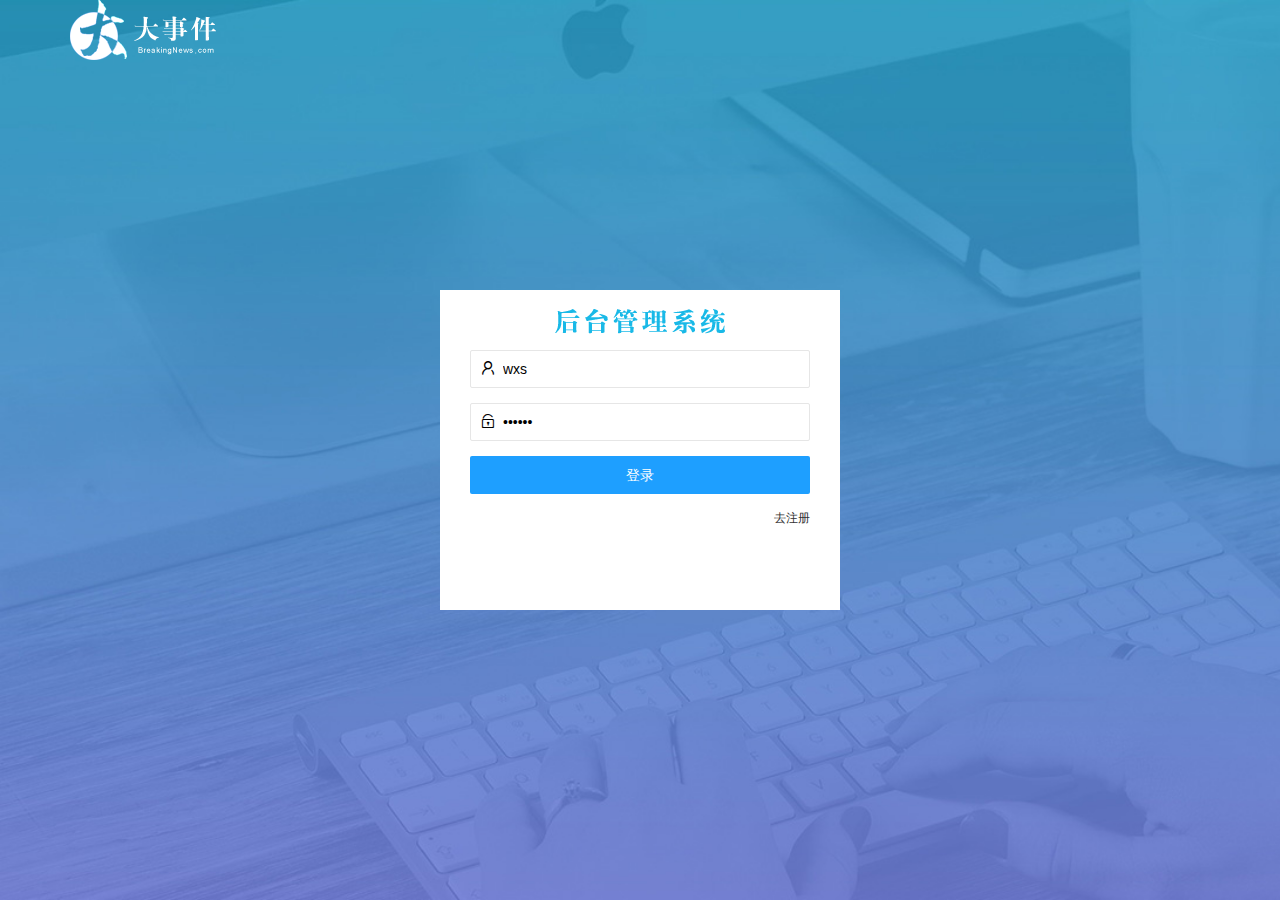
<file: login.html>
<!DOCTYPE html>
<html lang="en">

<head>
  <meta charset="UTF-8">
  <meta http-equiv="X-UA-Compatible" content="IE=edge">
  <meta name="viewport" content="width=device-width, initial-scale=1.0">
  <link rel="stylesheet" href="/assets/lib/layui/css/layui.css">
  <link rel="stylesheet" href="/assets/css/login.css">
  <title>登录</title>
</head>

<body>
  <div class="layui-main">
    <img src="./assets/images/logo.png" >
  </div>
  <div class="login-reg-box">
    <h4>
      <img src="./assets/images/login_title.png" >
    </h4>
<!-- 登录 -->
    <div class="login-warp">
      <form class="layui-form" id="login-form" >
        <div class="layui-form-item">
          <i class="layui-icon layui-icon-username"></i>   
          <input type="text" name="username" required lay-verify="required" placeholder="请输入用户名" autocomplete="off"
          class="layui-input" value="wxs">
        </div>
        <div class="layui-form-item">
          <i class="layui-icon layui-icon-password"></i>   
          <input type="password" name="password" required lay-verify="required|pwd" placeholder="请输入密码" autocomplete="off"
          class="layui-input" value="111111">
        </div>
        <div class="layui-form-item">
          <button class="layui-btn layui-btn-fluid layui-btn-normal" lay-submit>登录</button>
        </div>
          <div class="layui-form-item">
          <a href="javascript:;" id="go2Reg">去注册</a>
        </div>
      </form>
    </div>
  
<!-- 注册 -->
    <div class="reg-warp">
      <form class="layui-form" id="reg-form" >
        <div class="layui-form-item">
          <i class="layui-icon layui-icon-username"></i>   
          <input type="text" name="username" required lay-verify="required" placeholder="请输入用户名" autocomplete="off"
          class="layui-input">
        </div>
        <div class="layui-form-item">
          <i class="layui-icon layui-icon-password"></i>   
          <input type="password" name="password" required lay-verify="required|pwd" placeholder="请输入密码" autocomplete="off"
          class="layui-input">
        </div>
        <div class="layui-form-item">
          <i class="layui-icon layui-icon-password"></i>   
          <input type="password" name="repassword" required lay-verify="required|pwd|repwd" placeholder="请再次确认密码" autocomplete="off"
          class="layui-input">
        </div>
        
        <div class="layui-form-item">
          <button class="layui-btn layui-btn-fluid layui-btn-normal" lay-submit>注册</button>
        </div>
        <div class="layui-form-item">
          <a href="javascript:;" id="go2Login">去登陆</a>
        </div>
      </form>
    
    </div>


  </div>



  <script src="./assets/lib/layui/layui.all.js"></script>
  <script src="./assets/lib/jquery.js"></script>
  <script src="./assets/js/baseApi.js"></script>
  <script src="./assets/js/login.js"></script>
</body>

</html>
</file>
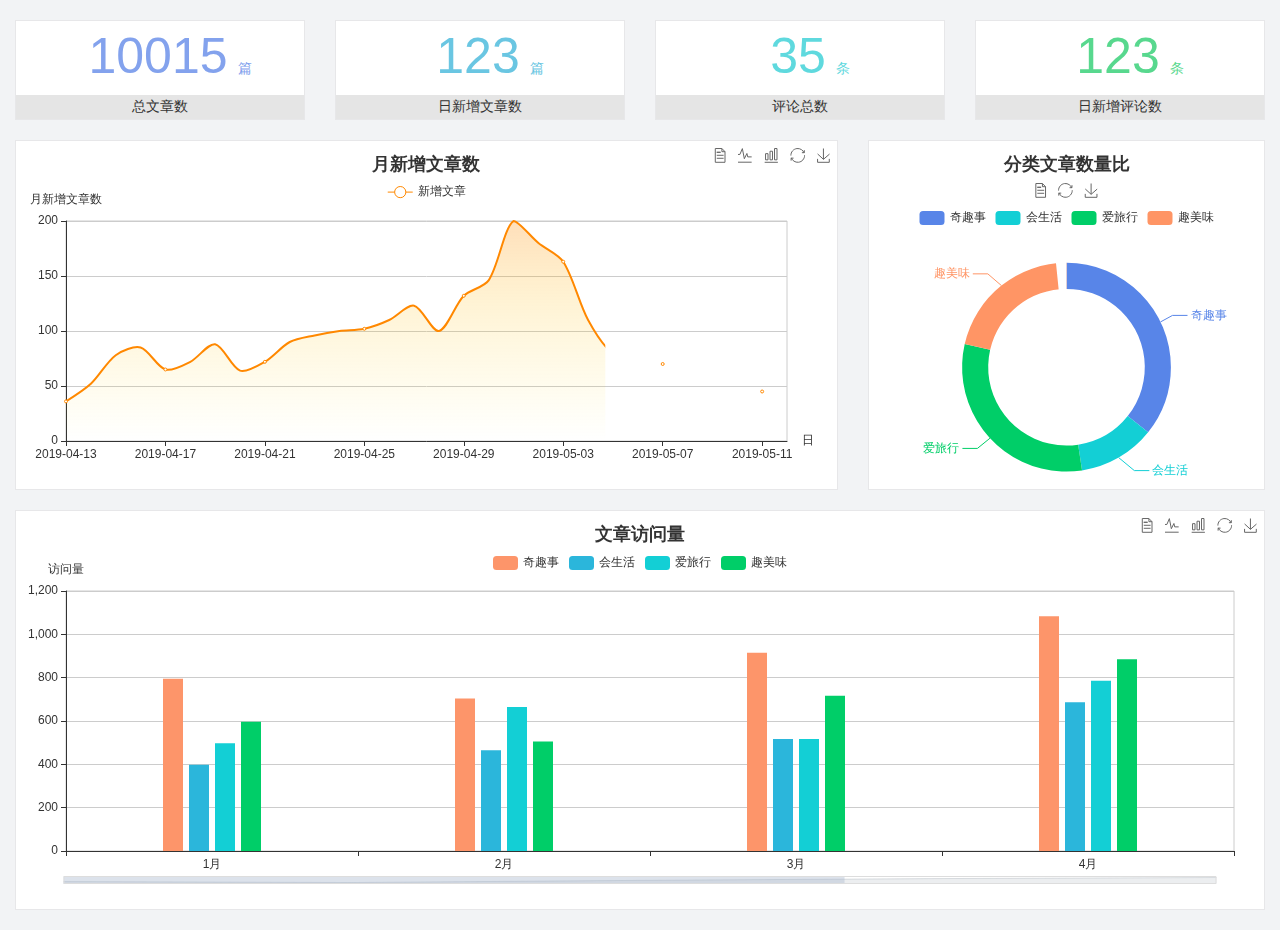
<file: home/dashboard.html>
<!DOCTYPE html>
<html lang="en">

<head>
  <meta charset="UTF-8">
  <meta name="viewport" content="width=device-width, initial-scale=1.0">
  <meta http-equiv="X-UA-Compatible" content="ie=edge">
  <title>图表统计</title>
  <link rel="stylesheet" href="../../assets/lib/bootstrap.css" />
  <link rel="stylesheet" href="../../assets/lib/main.css" />
  <script src="../../assets/lib/jquery.js"></script>
  <script type="text/javascript" src="../../assets/lib/echarts.min.js"></script>
</head>

<body>
  <div class="container-fluid">
    <div class="row spannel_list">
      <div class="col-sm-3 col-xs-6">
        <div class="spannel">
          <em>10015</em><span>篇</span>
          <b>总文章数</b>
        </div>
      </div>
      <div class="col-sm-3 col-xs-6">
        <div class="spannel scolor01">
          <em>123</em><span>篇</span>
          <b>日新增文章数</b>
        </div>
      </div>
      <div class="col-sm-3 col-xs-6">
        <div class="spannel scolor02">
          <em>35</em><span>条</span>
          <b>评论总数</b>
        </div>
      </div>
      <div class="col-sm-3 col-xs-6">
        <div class="spannel scolor03">
          <em>123</em><span>条</span>
          <b>日新增评论数</b>
        </div>
      </div>
    </div>
  </div>

  <div class="container-fluid">
    <div class="row curve-pie">
      <div class="col-lg-8 col-md-8">
        <div class="gragh_pannel" id="curve_show"></div>
      </div>
      <div class="col-lg-4 col-md-4">
        <div class="gragh_pannel" id="pie_show"></div>
      </div>
    </div>
  </div>

  <div class="container-fluid">
    <div class="column_pannel" id="column_show"></div>
  </div>

  <script>
    var oChart = echarts.init(document.getElementById('curve_show'));
    var aList_all = [
      { 'count': 36, 'date': '2019-04-13' },
      { 'count': 52, 'date': '2019-04-14' },
      { 'count': 78, 'date': '2019-04-15' },
      { 'count': 85, 'date': '2019-04-16' },
      { 'count': 65, 'date': '2019-04-17' },
      { 'count': 72, 'date': '2019-04-18' },
      { 'count': 88, 'date': '2019-04-19' },
      { 'count': 64, 'date': '2019-04-20' },
      { 'count': 72, 'date': '2019-04-21' },
      { 'count': 90, 'date': '2019-04-22' },
      { 'count': 96, 'date': '2019-04-23' },
      { 'count': 100, 'date': '2019-04-24' },
      { 'count': 102, 'date': '2019-04-25' },
      { 'count': 110, 'date': '2019-04-26' },
      { 'count': 123, 'date': '2019-04-27' },
      { 'count': 100, 'date': '2019-04-28' },
      { 'count': 132, 'date': '2019-04-29' },
      { 'count': 146, 'date': '2019-04-30' },
      { 'count': 200, 'date': '2019-05-01' },
      { 'count': 180, 'date': '2019-05-02' },
      { 'count': 163, 'date': '2019-05-03' },
      { 'count': 110, 'date': '2019-05-04' },
      { 'count': 80, 'date': '2019-05-05' },
      { 'count': 82, 'date': '2019-05-06' },
      { 'count': 70, 'date': '2019-05-07' },
      { 'count': 65, 'date': '2019-05-08' },
      { 'count': 54, 'date': '2019-05-09' },
      { 'count': 40, 'date': '2019-05-10' },
      { 'count': 45, 'date': '2019-05-11' },
      { 'count': 38, 'date': '2019-05-12' },
    ];

    let aCount = [];
    let aDate = [];

    for (var i = 0; i < aList_all.length; i++) {
      aCount.push(aList_all[i].count);
      aDate.push(aList_all[i].date);
    }

    var chartopt = {
      title: {
        text: '月新增文章数',
        left: 'center',
        top: '10'
      },
      tooltip: {
        trigger: 'axis'
      },
      legend: {
        data: ['新增文章'],
        top: '40'
      },
      toolbox: {
        show: true,
        feature: {
          mark: { show: true },
          dataView: { show: true, readOnly: false },
          magicType: { show: true, type: ['line', 'bar'] },
          restore: { show: true },
          saveAsImage: { show: true }
        }
      },
      calculable: true,
      xAxis: [
        {
          name: '日',
          type: 'category',
          boundaryGap: false,
          data: aDate
        }
      ],
      yAxis: [
        {
          name: '月新增文章数',
          type: 'value'
        }
      ],
      series: [
        {
          name: '新增文章',
          type: 'line',
          smooth: true,
          itemStyle: { normal: { areaStyle: { type: 'default' }, color: '#f80' }, lineStyle: { color: '#f80' } },
          data: aCount
        }],
      areaStyle: {
        normal: {
          color: new echarts.graphic.LinearGradient(0, 0, 0, 1, [{
            offset: 0,
            color: 'rgba(255,136,0,0.39)'
          }, {
            offset: .34,
            color: 'rgba(255,180,0,0.25)'
          }, {
            offset: 1,
            color: 'rgba(255,222,0,0.00)'
          }])

        }
      },
      grid: {
        show: true,
        x: 50,
        x2: 50,
        y: 80,
        height: 220
      }
    };

    oChart.setOption(chartopt);


    var oPie = echarts.init(document.getElementById('pie_show'));
    var oPieopt =
    {
      title: {
        top: 10,
        text: '分类文章数量比',
        x: 'center'
      },
      tooltip: {
        trigger: 'item',
        formatter: "{a} <br/>{b} : {c} ({d}%)"
      },
      color: ['#5885e8', '#13cfd5', '#00ce68', '#ff9565'],
      legend: {
        x: 'center',
        top: 65,
        data: ['奇趣事', '会生活', '爱旅行', '趣美味']
      },
      toolbox: {
        show: true,
        x: 'center',
        top: 35,
        feature: {
          mark: { show: true },
          dataView: { show: true, readOnly: false },
          magicType: {
            show: true,
            type: ['pie', 'funnel'],
            option: {
              funnel: {
                x: '25%',
                width: '50%',
                funnelAlign: 'left',
                max: 1548
              }
            }
          },
          restore: { show: true },
          saveAsImage: { show: true }
        }
      },
      calculable: true,
      series: [
        {
          name: '访问来源',
          type: 'pie',
          radius: ['45%', '60%'],
          center: ['50%', '65%'],
          data: [
            { value: 300, name: '奇趣事' },
            { value: 100, name: '会生活' },
            { value: 260, name: '爱旅行' },
            { value: 180, name: '趣美味' }
          ]
        }
      ]
    };
    oPie.setOption(oPieopt);



    var oColumn = this.echarts.init(document.getElementById('column_show'));
    var oColumnopt =
    {
      title: {
        text: '文章访问量',
        left: 'center',
        top: '10'
      },
      tooltip: {
        trigger: 'axis'
      },
      legend: {
        data: ['奇趣事', '会生活', '爱旅行', '趣美味'],
        top: '40'
      },
      toolbox: {
        show: true,
        feature: {
          mark: { show: true },
          dataView: { show: true, readOnly: false },
          magicType: { show: true, type: ['line', 'bar'] },
          restore: { show: true },
          saveAsImage: { show: true }
        }
      },
      calculable: true,
      xAxis: [
        {
          type: 'category',
          data: ['1月', '2月', '3月', '4月', '5月']
        }
      ],
      yAxis: [
        {
          name: '访问量',
          type: 'value'
        }
      ],
      series: [
        {
          name: '奇趣事',
          type: 'bar',
          barWidth: 20,
          itemStyle: {
            normal: { areaStyle: { type: 'default' }, color: '#fd956a' }
          },
          data: [800, 708, 920, 1090, 1200]
        },
        {
          name: '会生活',
          type: 'bar',
          barWidth: 20,
          itemStyle: {
            normal: { areaStyle: { type: 'default' }, color: '#2bb6db' }
          },
          data: [400, 468, 520, 690, 800]
        },
        {
          name: '爱旅行',
          type: 'bar',
          barWidth: 20,
          itemStyle: {
            normal: { areaStyle: { type: 'default' }, color: '#13cfd5' }
          },
          data: [500, 668, 520, 790, 900]
        },
        {
          name: '趣美味',
          type: 'bar',
          barWidth: 20,
          itemStyle: {
            normal: { areaStyle: { type: 'default' }, color: '#00ce68' }
          },
          data: [600, 508, 720, 890, 1000]
        }
      ],
      grid: {
        show: true,
        x: 50,
        x2: 30,
        y: 80,
        height: 260
      },
      dataZoom: [//给x轴设置滚动条
        {
          start: 0,//默认为0
          end: 100 - 1000 / 31,//默认为100
          type: 'slider',
          show: true,
          xAxisIndex: [0],
          handleSize: 0,//滑动条的 左右2个滑动条的大小
          height: 8,//组件高度
          left: 45, //左边的距离
          right: 50,//右边的距离
          bottom: 26,//右边的距离
          handleColor: '#ddd',//h滑动图标的颜色
          handleStyle: {
            borderColor: "#cacaca",
            borderWidth: "1",
            shadowBlur: 2,
            background: "#ddd",
            shadowColor: "#ddd",
          }
        }]
    };
    oColumn.setOption(oColumnopt);
  </script>
</body>

</html>
</file>
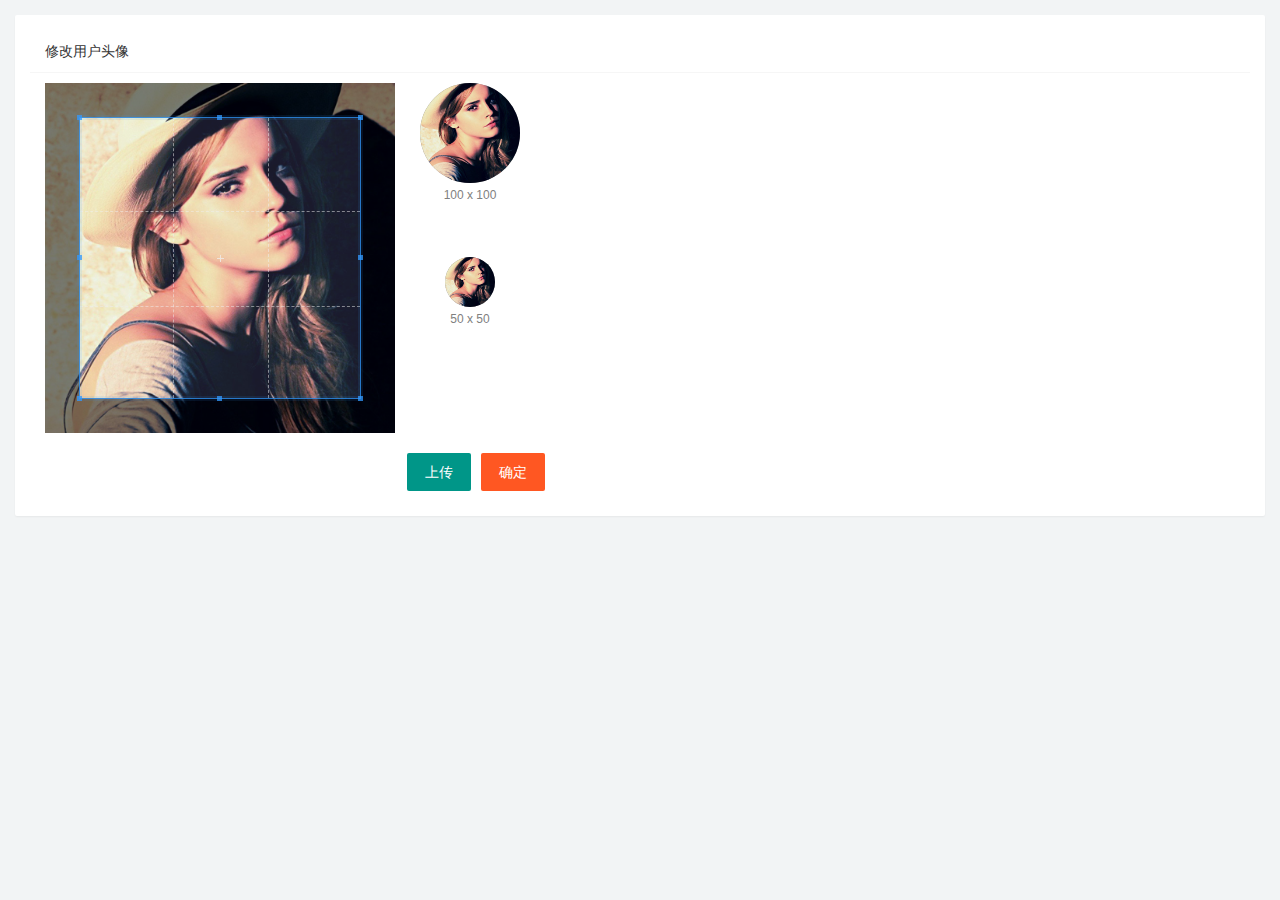
<file: user/user_avatar.html>
<!DOCTYPE html>
<html lang="en">
<head>
  <meta charset="UTF-8">
  <meta http-equiv="X-UA-Compatible" content="IE=edge">
  <meta name="viewport" content="width=device-width, initial-scale=1.0">
  <title>Document</title>
  <link rel="stylesheet" href="/assets/lib/layui/css/layui.css">
  <link rel="stylesheet" href="/assets/lib/cropper/cropper.css" />
  <link rel="stylesheet" href="/assets/css/user_avatar.css">
</head>
<body>
  <div class="layui-card">
    <div class="layui-card-header">修改用户头像</div>
    <div class="layui-card-body">
      <!-- 第一行的图片裁剪和预览区域 -->
  <div class="row1">
    <!-- 图片裁剪区域 -->
    <div class="cropper-box">
      <!-- 这个 img 标签很重要，将来会把它初始化为裁剪区域 -->
      <img id="image" src="/assets/images/sample.jpg" />
    </div>
    <!-- 图片的预览区域 -->
    <div class="preview-box">
      <div>
        <!-- 宽高为 100px 的预览区域 -->
        <div class="img-preview w100"></div>
        <p class="size">100 x 100</p>
      </div>
      <div>
        <!-- 宽高为 50px 的预览区域 -->
        <div class="img-preview w50"></div>
        <p class="size">50 x 50</p>
      </div>
    </div>
  </div>

  <!-- 第二行的按钮区域 -->
  <div class="row2">
    <input type="file" id="file" accept="image/png,image/jpeg,image/gif">
    <button type="button" class="layui-btn" id="btnPost">上传</button>
    <button type="button" class="layui-btn layui-btn-danger" id="btnConfirm">确定</button>
  </div>

    </div>
  </div>

  <script src="/assets/lib/layui/layui.all.js"></script>
  <script src="/assets/lib/jquery.js"></script>
  <script src="/assets/lib/jquery.js"></script>
<script src="/assets/lib/cropper/Cropper.js"></script>
<script src="/assets/lib/cropper/jquery-cropper.js"></script>
  <script src="/assets/js/baseApi.js"></script>
  <script src="/assets/js/user_avatar.js"></script>
</body>
</html>
</file>
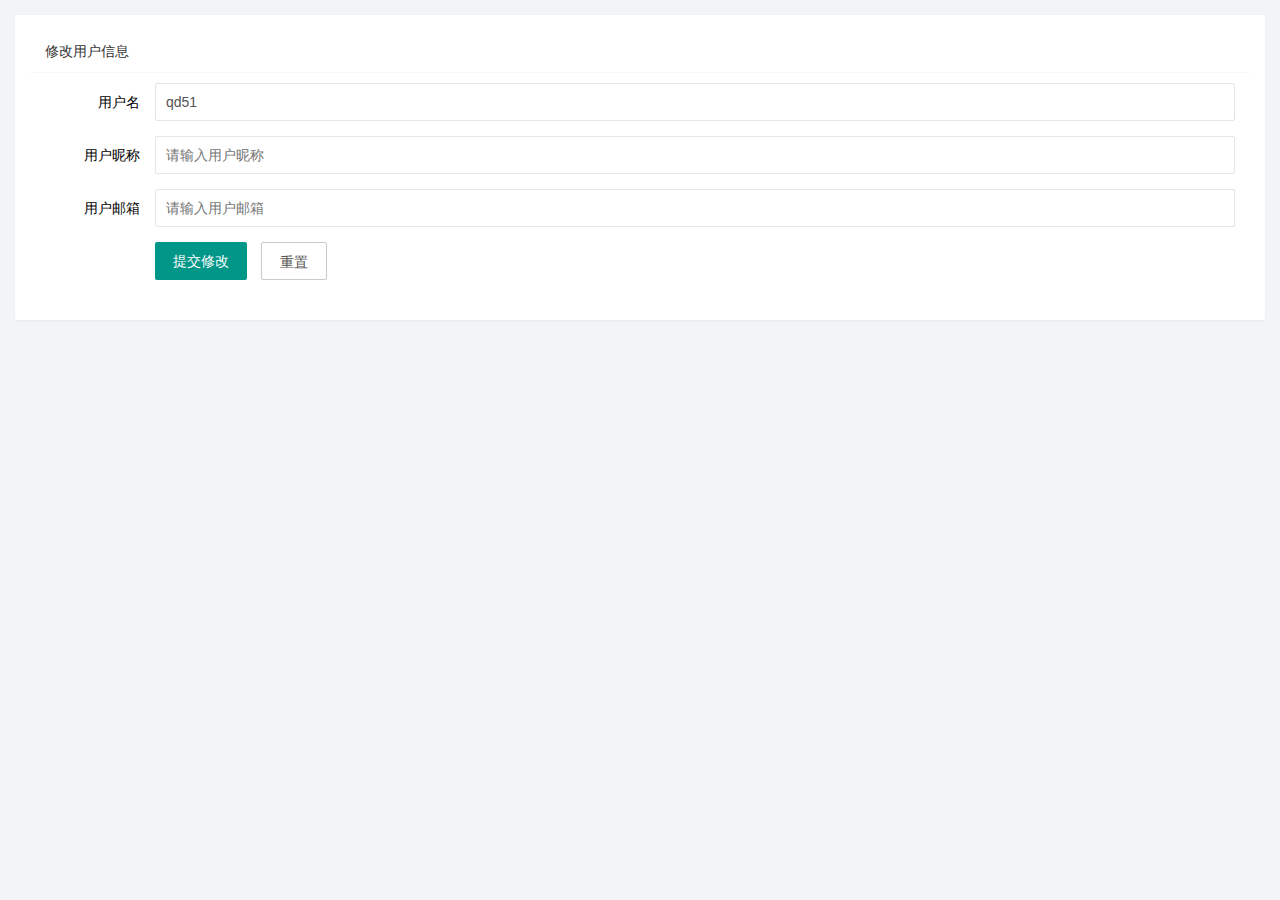
<file: user/user_info.html>
<!DOCTYPE html>
<html lang="en">
<head>
  <meta charset="UTF-8">
  <meta http-equiv="X-UA-Compatible" content="IE=edge">
  <meta name="viewport" content="width=device-width, initial-scale=1.0">
  <title>Document</title>
  <link rel="stylesheet" href="/assets/lib/layui/css/layui.css">
  <link rel="stylesheet" href="/assets/css/user_info.css">
</head>
<body>
  <div class="layui-card">
    <div class="layui-card-header">修改用户信息</div>
    <div class="layui-card-body">
      <form class="layui-form" lay-filter="userForm">
        <input type="hidden" name="id">
        <div class="layui-form-item">
          <label class="layui-form-label">用户名</label>
          <div class="layui-input-block">
            <input type="text"  name="username" required  lay-verify="required" placeholder="请输入用户名" autocomplete="off" class="layui-input" value="qd51" disabled>
          </div>
        </div>
        <div class="layui-form-item">
          <label class="layui-form-label">用户昵称</label>
          <div class="layui-input-block">
            <!-- input中限制输入字符个数maxlength -->
            <input type="text" name="nickname" required  lay-verify="required|nickname" placeholder="请输入用户昵称" autocomplete="off" class="layui-input" >
          </div>
        </div>
        <div class="layui-form-item">
          <label class="layui-form-label">用户邮箱</label>
          <div class="layui-input-block">
            <input type="text" name="email" required  lay-verify="required|email" placeholder="请输入用户邮箱" autocomplete="off" class="layui-input">
          </div>
        </div>
        <div class="layui-form-item">
          <div class="layui-input-block">
            <button class="layui-btn" lay-submit lay-filter="formDemo">提交修改</button>
            <button type="reset" class="layui-btn layui-btn-primary" id="btnReset">重置</button>
          </div>
        </div>
        </form>
    </div>
  </div>

  <script src="/assets/lib/layui/layui.all.js"></script>
  <script src="/assets/lib/jquery.js"></script>
  <script src="/assets/js/baseApi.js"></script>
  <script src="/assets/js/user_info.js"></script>
</body>
</html>
</file>
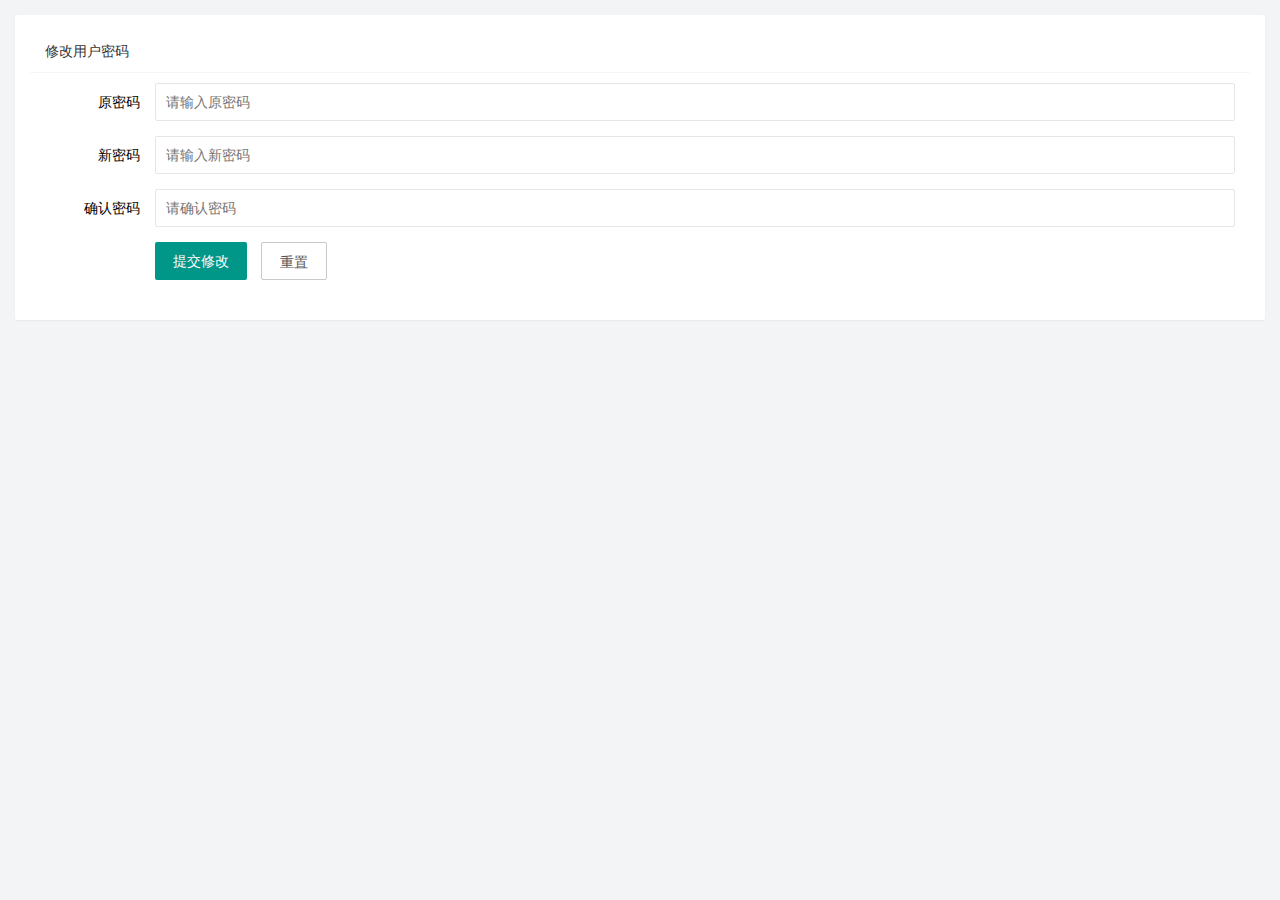
<file: user/user_pwd.html>
<!DOCTYPE html>
<html lang="en">
<head>
  <meta charset="UTF-8">
  <meta http-equiv="X-UA-Compatible" content="IE=edge">
  <meta name="viewport" content="width=device-width, initial-scale=1.0">
  <title>Document</title>
  <link rel="stylesheet" href="/assets/lib/layui/css/layui.css">
  <link rel="stylesheet" href="/assets/css/user_pwd.css">
</head>
<body>
  <div class="layui-card">
    <div class="layui-card-header">修改用户密码</div>
    <div class="layui-card-body">
      <form class="layui-form" lay-filter="userForm">
        <!-- <input type="hidden" name="id"> -->
        <div class="layui-form-item">
          <label class="layui-form-label">原密码</label>
          <div class="layui-input-block">
            <input type="password"  name="old_pwd" required  lay-verify="required|pass" placeholder="请输入原密码" autocomplete="off" class="layui-input" >
          </div>
        </div>
        <div class="layui-form-item">
          <label class="layui-form-label">新密码</label>
          <div class="layui-input-block">
            <!-- input中限制输入字符个数maxlength -->
            <input type="password" name="new_pwd" required  lay-verify="required|samePwd" placeholder="请输入新密码" autocomplete="off" class="layui-input" >
          </div>
        </div>
        <div class="layui-form-item">
          <label class="layui-form-label">确认密码</label>
          <div class="layui-input-block">
            <input type="password" name="re_pwd" required  lay-verify="required|rePwd" placeholder="请确认密码" autocomplete="off" class="layui-input">
          </div>
        </div>
        <div class="layui-form-item">
          <div class="layui-input-block">
            <button class="layui-btn" lay-submit lay-filter="formDemo">提交修改</button>
            <button type="reset" class="layui-btn layui-btn-primary" id="btnReset">重置</button>
          </div>
        </div>
        </form>
    </div>
  </div>

  <script src="/assets/lib/layui/layui.all.js"></script>
  <script src="/assets/lib/jquery.js"></script>
  <script src="/assets/js/baseApi.js"></script>
  <script src="/assets/js/user_pwd.js"></script>
</body>
</html>
</file>
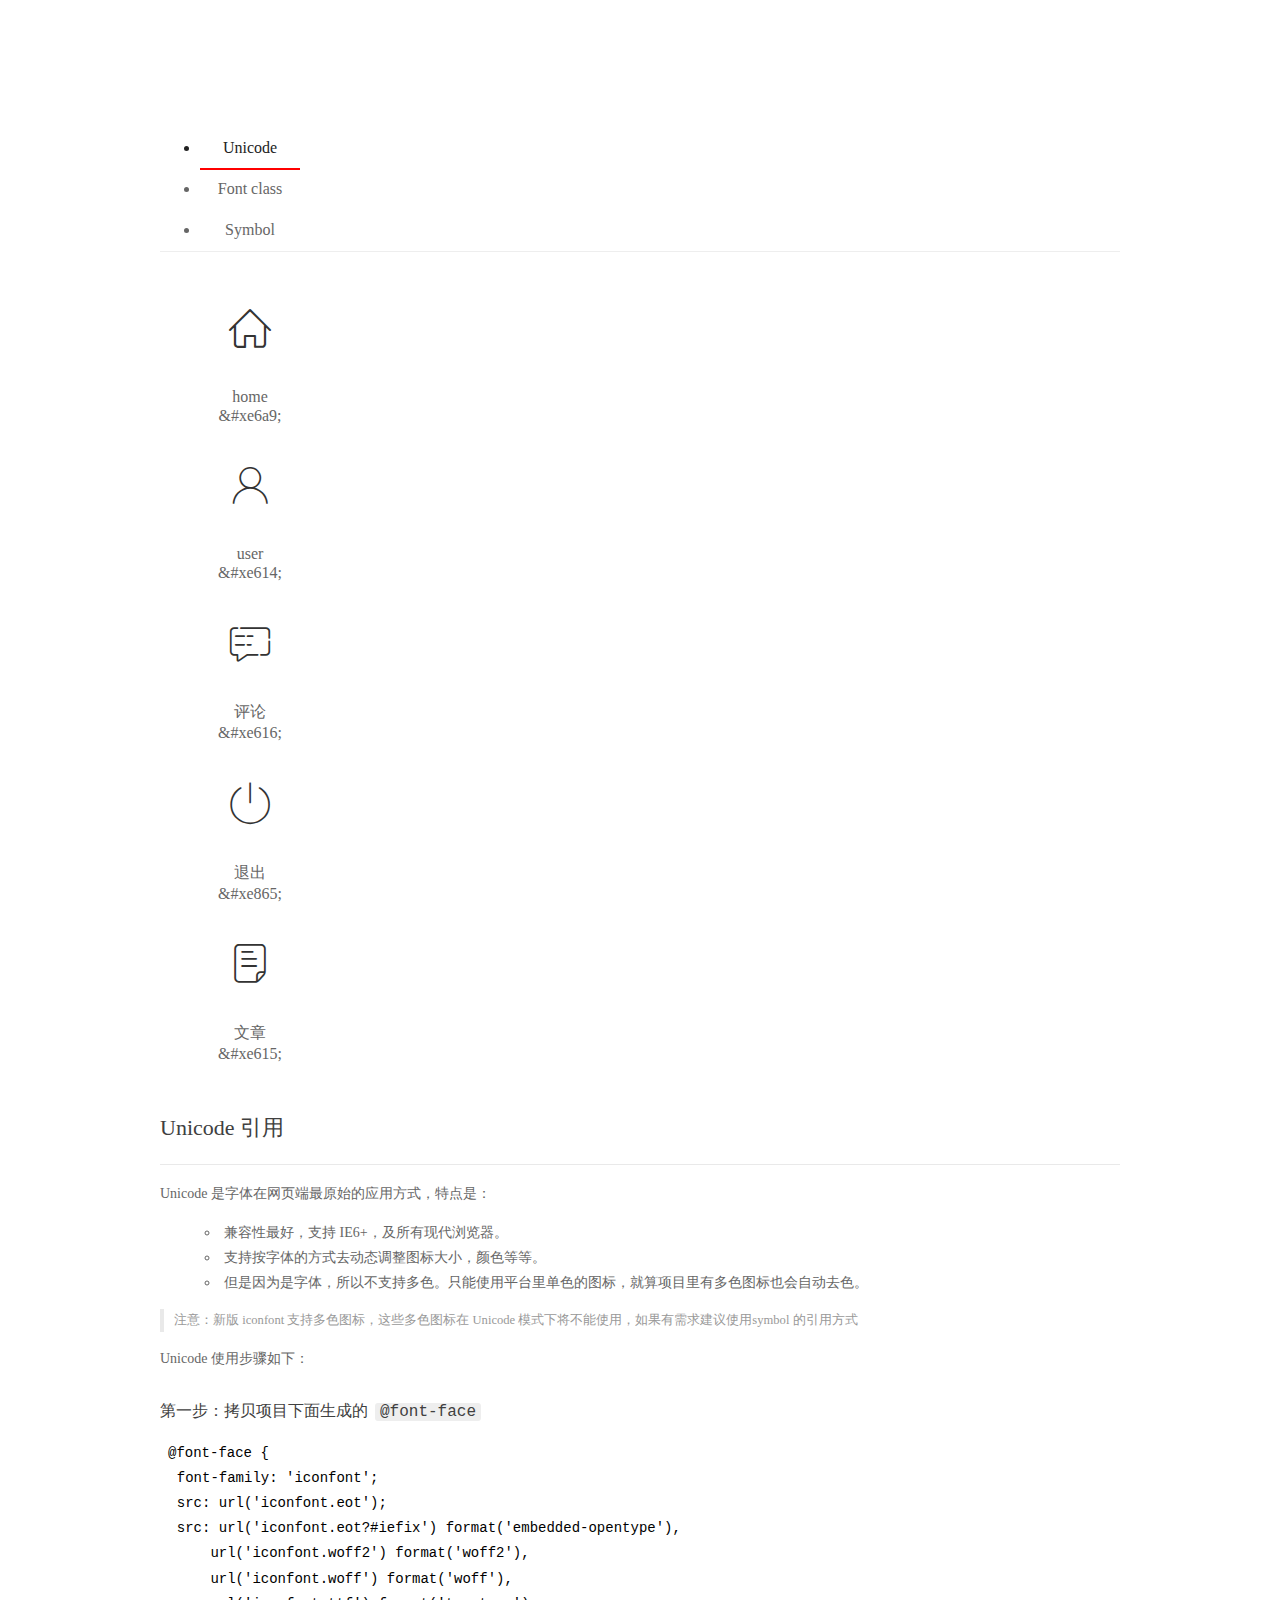
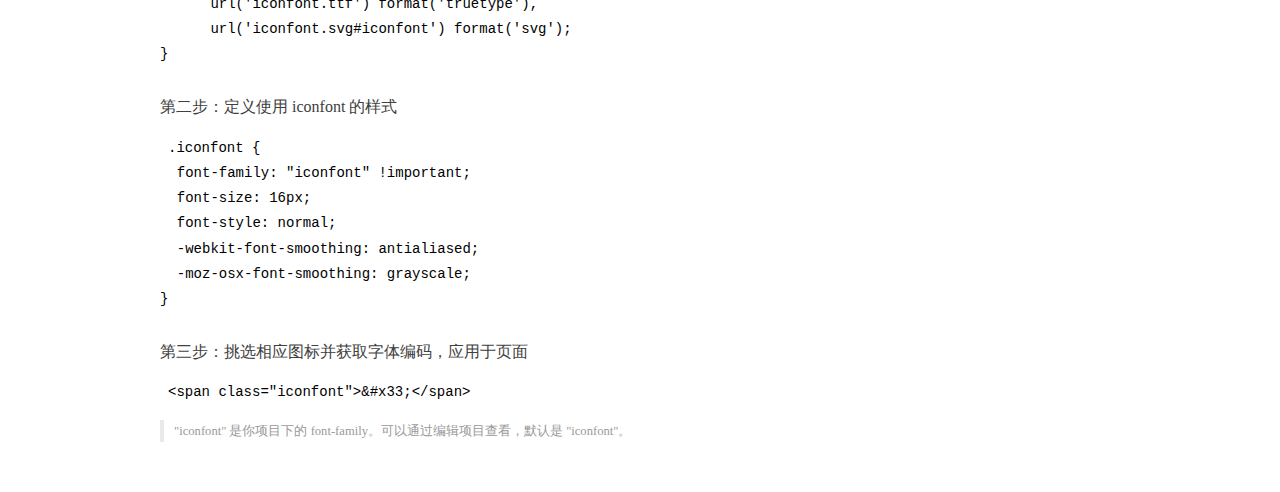
<file: assets/fonts/demo_index.html>
<!DOCTYPE html>
<html>
<head>
  <meta charset="utf-8"/>
  <title>IconFont Demo</title>
  <link rel="shortcut icon" href="https://gtms04.alicdn.com/tps/i4/TB1_oz6GVXXXXaFXpXXJDFnIXXX-64-64.ico" type="image/x-icon"/>
  <link rel="stylesheet" href="https://g.alicdn.com/thx/cube/1.3.2/cube.min.css">
  <link rel="stylesheet" href="demo.css">
  <link rel="stylesheet" href="iconfont.css">
  <script src="iconfont.js"></script>
  <!-- jQuery -->
  <script src="https://a1.alicdn.com/oss/uploads/2018/12/26/7bfddb60-08e8-11e9-9b04-53e73bb6408b.js"></script>
  <!-- 代码高亮 -->
  <script src="https://a1.alicdn.com/oss/uploads/2018/12/26/a3f714d0-08e6-11e9-8a15-ebf944d7534c.js"></script>
</head>
<body>
  <div class="main">
    <h1 class="logo"><a href="https://www.iconfont.cn/" title="iconfont 首页" target="_blank">&#xe86b;</a></h1>
    <div class="nav-tabs">
      <ul id="tabs" class="dib-box">
        <li class="dib active"><span>Unicode</span></li>
        <li class="dib"><span>Font class</span></li>
        <li class="dib"><span>Symbol</span></li>
      </ul>
      
    </div>
    <div class="tab-container">
      <div class="content unicode" style="display: block;">
          <ul class="icon_lists dib-box">
          
            <li class="dib">
              <span class="icon iconfont">&#xe6a9;</span>
                <div class="name">home</div>
                <div class="code-name">&amp;#xe6a9;</div>
              </li>
          
            <li class="dib">
              <span class="icon iconfont">&#xe614;</span>
                <div class="name">user</div>
                <div class="code-name">&amp;#xe614;</div>
              </li>
          
            <li class="dib">
              <span class="icon iconfont">&#xe616;</span>
                <div class="name">评论</div>
                <div class="code-name">&amp;#xe616;</div>
              </li>
          
            <li class="dib">
              <span class="icon iconfont">&#xe865;</span>
                <div class="name">退出</div>
                <div class="code-name">&amp;#xe865;</div>
              </li>
          
            <li class="dib">
              <span class="icon iconfont">&#xe615;</span>
                <div class="name">文章</div>
                <div class="code-name">&amp;#xe615;</div>
              </li>
          
          </ul>
          <div class="article markdown">
          <h2 id="unicode-">Unicode 引用</h2>
          <hr>

          <p>Unicode 是字体在网页端最原始的应用方式，特点是：</p>
          <ul>
            <li>兼容性最好，支持 IE6+，及所有现代浏览器。</li>
            <li>支持按字体的方式去动态调整图标大小，颜色等等。</li>
            <li>但是因为是字体，所以不支持多色。只能使用平台里单色的图标，就算项目里有多色图标也会自动去色。</li>
          </ul>
          <blockquote>
            <p>注意：新版 iconfont 支持多色图标，这些多色图标在 Unicode 模式下将不能使用，如果有需求建议使用symbol 的引用方式</p>
          </blockquote>
          <p>Unicode 使用步骤如下：</p>
          <h3 id="-font-face">第一步：拷贝项目下面生成的 <code>@font-face</code></h3>
<pre><code class="language-css"
>@font-face {
  font-family: 'iconfont';
  src: url('iconfont.eot');
  src: url('iconfont.eot?#iefix') format('embedded-opentype'),
      url('iconfont.woff2') format('woff2'),
      url('iconfont.woff') format('woff'),
      url('iconfont.ttf') format('truetype'),
      url('iconfont.svg#iconfont') format('svg');
}
</code></pre>
          <h3 id="-iconfont-">第二步：定义使用 iconfont 的样式</h3>
<pre><code class="language-css"
>.iconfont {
  font-family: "iconfont" !important;
  font-size: 16px;
  font-style: normal;
  -webkit-font-smoothing: antialiased;
  -moz-osx-font-smoothing: grayscale;
}
</code></pre>
          <h3 id="-">第三步：挑选相应图标并获取字体编码，应用于页面</h3>
<pre>
<code class="language-html"
>&lt;span class="iconfont"&gt;&amp;#x33;&lt;/span&gt;
</code></pre>
          <blockquote>
            <p>"iconfont" 是你项目下的 font-family。可以通过编辑项目查看，默认是 "iconfont"。</p>
          </blockquote>
          </div>
      </div>
      <div class="content font-class">
        <ul class="icon_lists dib-box">
          
          <li class="dib">
            <span class="icon iconfont icon-home"></span>
            <div class="name">
              home
            </div>
            <div class="code-name">.icon-home
            </div>
          </li>
          
          <li class="dib">
            <span class="icon iconfont icon-user"></span>
            <div class="name">
              user
            </div>
            <div class="code-name">.icon-user
            </div>
          </li>
          
          <li class="dib">
            <span class="icon iconfont icon-pinglun"></span>
            <div class="name">
              评论
            </div>
            <div class="code-name">.icon-pinglun
            </div>
          </li>
          
          <li class="dib">
            <span class="icon iconfont icon-tuichu"></span>
            <div class="name">
              退出
            </div>
            <div class="code-name">.icon-tuichu
            </div>
          </li>
          
          <li class="dib">
            <span class="icon iconfont icon-16"></span>
            <div class="name">
              文章
            </div>
            <div class="code-name">.icon-16
            </div>
          </li>
          
        </ul>
        <div class="article markdown">
        <h2 id="font-class-">font-class 引用</h2>
        <hr>

        <p>font-class 是 Unicode 使用方式的一种变种，主要是解决 Unicode 书写不直观，语意不明确的问题。</p>
        <p>与 Unicode 使用方式相比，具有如下特点：</p>
        <ul>
          <li>兼容性良好，支持 IE8+，及所有现代浏览器。</li>
          <li>相比于 Unicode 语意明确，书写更直观。可以很容易分辨这个 icon 是什么。</li>
          <li>因为使用 class 来定义图标，所以当要替换图标时，只需要修改 class 里面的 Unicode 引用。</li>
          <li>不过因为本质上还是使用的字体，所以多色图标还是不支持的。</li>
        </ul>
        <p>使用步骤如下：</p>
        <h3 id="-fontclass-">第一步：引入项目下面生成的 fontclass 代码：</h3>
<pre><code class="language-html">&lt;link rel="stylesheet" href="./iconfont.css"&gt;
</code></pre>
        <h3 id="-">第二步：挑选相应图标并获取类名，应用于页面：</h3>
<pre><code class="language-html">&lt;span class="iconfont icon-xxx"&gt;&lt;/span&gt;
</code></pre>
        <blockquote>
          <p>"
            iconfont" 是你项目下的 font-family。可以通过编辑项目查看，默认是 "iconfont"。</p>
        </blockquote>
      </div>
      </div>
      <div class="content symbol">
          <ul class="icon_lists dib-box">
          
            <li class="dib">
                <svg class="icon svg-icon" aria-hidden="true">
                  <use xlink:href="#icon-home"></use>
                </svg>
                <div class="name">home</div>
                <div class="code-name">#icon-home</div>
            </li>
          
            <li class="dib">
                <svg class="icon svg-icon" aria-hidden="true">
                  <use xlink:href="#icon-user"></use>
                </svg>
                <div class="name">user</div>
                <div class="code-name">#icon-user</div>
            </li>
          
            <li class="dib">
                <svg class="icon svg-icon" aria-hidden="true">
                  <use xlink:href="#icon-pinglun"></use>
                </svg>
                <div class="name">评论</div>
                <div class="code-name">#icon-pinglun</div>
            </li>
          
            <li class="dib">
                <svg class="icon svg-icon" aria-hidden="true">
                  <use xlink:href="#icon-tuichu"></use>
                </svg>
                <div class="name">退出</div>
                <div class="code-name">#icon-tuichu</div>
            </li>
          
            <li class="dib">
                <svg class="icon svg-icon" aria-hidden="true">
                  <use xlink:href="#icon-16"></use>
                </svg>
                <div class="name">文章</div>
                <div class="code-name">#icon-16</div>
            </li>
          
          </ul>
          <div class="article markdown">
          <h2 id="symbol-">Symbol 引用</h2>
          <hr>

          <p>这是一种全新的使用方式，应该说这才是未来的主流，也是平台目前推荐的用法。相关介绍可以参考这篇<a href="">文章</a>
            这种用法其实是做了一个 SVG 的集合，与另外两种相比具有如下特点：</p>
          <ul>
            <li>支持多色图标了，不再受单色限制。</li>
            <li>通过一些技巧，支持像字体那样，通过 <code>font-size</code>, <code>color</code> 来调整样式。</li>
            <li>兼容性较差，支持 IE9+，及现代浏览器。</li>
            <li>浏览器渲染 SVG 的性能一般，还不如 png。</li>
          </ul>
          <p>使用步骤如下：</p>
          <h3 id="-symbol-">第一步：引入项目下面生成的 symbol 代码：</h3>
<pre><code class="language-html">&lt;script src="./iconfont.js"&gt;&lt;/script&gt;
</code></pre>
          <h3 id="-css-">第二步：加入通用 CSS 代码（引入一次就行）：</h3>
<pre><code class="language-html">&lt;style&gt;
.icon {
  width: 1em;
  height: 1em;
  vertical-align: -0.15em;
  fill: currentColor;
  overflow: hidden;
}
&lt;/style&gt;
</code></pre>
          <h3 id="-">第三步：挑选相应图标并获取类名，应用于页面：</h3>
<pre><code class="language-html">&lt;svg class="icon" aria-hidden="true"&gt;
  &lt;use xlink:href="#icon-xxx"&gt;&lt;/use&gt;
&lt;/svg&gt;
</code></pre>
          </div>
      </div>

    </div>
  </div>
  <script>
  $(document).ready(function () {
      $('.tab-container .content:first').show()

      $('#tabs li').click(function (e) {
        var tabContent = $('.tab-container .content')
        var index = $(this).index()

        if ($(this).hasClass('active')) {
          return
        } else {
          $('#tabs li').removeClass('active')
          $(this).addClass('active')

          tabContent.hide().eq(index).fadeIn()
        }
      })
    })
  </script>
</body>
</html>
</file>
<file: assets/lib/layui/css/layui.css>
/** layui-v2.5.5 MIT License By https://www.layui.com */
 .layui-inline,img{display:inline-block;vertical-align:middle}h1,h2,h3,h4,h5,h6{font-weight:400}.layui-edge,.layui-header,.layui-inline,.layui-main{position:relative}.layui-body,.layui-edge,.layui-elip{overflow:hidden}.layui-btn,.layui-edge,.layui-inline,img{vertical-align:middle}.layui-btn,.layui-disabled,.layui-icon,.layui-unselect{-moz-user-select:none;-webkit-user-select:none;-ms-user-select:none}.layui-elip,.layui-form-checkbox span,.layui-form-pane .layui-form-label{text-overflow:ellipsis;white-space:nowrap}.layui-breadcrumb,.layui-tree-btnGroup{visibility:hidden}blockquote,body,button,dd,div,dl,dt,form,h1,h2,h3,h4,h5,h6,input,li,ol,p,pre,td,textarea,th,ul{margin:0;padding:0;-webkit-tap-highlight-color:rgba(0,0,0,0)}a:active,a:hover{outline:0}img{border:none}li{list-style:none}table{border-collapse:collapse;border-spacing:0}h4,h5,h6{font-size:100%}button,input,optgroup,option,select,textarea{font-family:inherit;font-size:inherit;font-style:inherit;font-weight:inherit;outline:0}pre{white-space:pre-wrap;white-space:-moz-pre-wrap;white-space:-pre-wrap;white-space:-o-pre-wrap;word-wrap:break-word}body{line-height:24px;font:14px Helvetica Neue,Helvetica,PingFang SC,Tahoma,Arial,sans-serif}hr{height:1px;margin:10px 0;border:0;clear:both}a{color:#333;text-decoration:none}a:hover{color:#777}a cite{font-style:normal;*cursor:pointer}.layui-border-box,.layui-border-box *{box-sizing:border-box}.layui-box,.layui-box *{box-sizing:content-box}.layui-clear{clear:both;*zoom:1}.layui-clear:after{content:'\20';clear:both;*zoom:1;display:block;height:0}.layui-inline{*display:inline;*zoom:1}.layui-edge{display:inline-block;width:0;height:0;border-width:6px;border-style:dashed;border-color:transparent}.layui-edge-top{top:-4px;border-bottom-color:#999;border-bottom-style:solid}.layui-edge-right{border-left-color:#999;border-left-style:solid}.layui-edge-bottom{top:2px;border-top-color:#999;border-top-style:solid}.layui-edge-left{border-right-color:#999;border-right-style:solid}.layui-disabled,.layui-disabled:hover{color:#d2d2d2!important;cursor:not-allowed!important}.layui-circle{border-radius:100%}.layui-show{display:block!important}.layui-hide{display:none!important}@font-face{font-family:layui-icon;src:url(../font/iconfont.eot?v=250);src:url(../font/iconfont.eot?v=250#iefix) format('embedded-opentype'),url(../font/iconfont.woff2?v=250) format('woff2'),url(../font/iconfont.woff?v=250) format('woff'),url(../font/iconfont.ttf?v=250) format('truetype'),url(../font/iconfont.svg?v=250#layui-icon) format('svg')}.layui-icon{font-family:layui-icon!important;font-size:16px;font-style:normal;-webkit-font-smoothing:antialiased;-moz-osx-font-smoothing:grayscale}.layui-icon-reply-fill:before{content:"\e611"}.layui-icon-set-fill:before{content:"\e614"}.layui-icon-menu-fill:before{content:"\e60f"}.layui-icon-search:before{content:"\e615"}.layui-icon-share:before{content:"\e641"}.layui-icon-set-sm:before{content:"\e620"}.layui-icon-engine:before{content:"\e628"}.layui-icon-close:before{content:"\1006"}.layui-icon-close-fill:before{content:"\1007"}.layui-icon-chart-screen:before{content:"\e629"}.layui-icon-star:before{content:"\e600"}.layui-icon-circle-dot:before{content:"\e617"}.layui-icon-chat:before{content:"\e606"}.layui-icon-release:before{content:"\e609"}.layui-icon-list:before{content:"\e60a"}.layui-icon-chart:before{content:"\e62c"}.layui-icon-ok-circle:before{content:"\1005"}.layui-icon-layim-theme:before{content:"\e61b"}.layui-icon-table:before{content:"\e62d"}.layui-icon-right:before{content:"\e602"}.layui-icon-left:before{content:"\e603"}.layui-icon-cart-simple:before{content:"\e698"}.layui-icon-face-cry:before{content:"\e69c"}.layui-icon-face-smile:before{content:"\e6af"}.layui-icon-survey:before{content:"\e6b2"}.layui-icon-tree:before{content:"\e62e"}.layui-icon-upload-circle:before{content:"\e62f"}.layui-icon-add-circle:before{content:"\e61f"}.layui-icon-download-circle:before{content:"\e601"}.layui-icon-templeate-1:before{content:"\e630"}.layui-icon-util:before{content:"\e631"}.layui-icon-face-surprised:before{content:"\e664"}.layui-icon-edit:before{content:"\e642"}.layui-icon-speaker:before{content:"\e645"}.layui-icon-down:before{content:"\e61a"}.layui-icon-file:before{content:"\e621"}.layui-icon-layouts:before{content:"\e632"}.layui-icon-rate-half:before{content:"\e6c9"}.layui-icon-add-circle-fine:before{content:"\e608"}.layui-icon-prev-circle:before{content:"\e633"}.layui-icon-read:before{content:"\e705"}.layui-icon-404:before{content:"\e61c"}.layui-icon-carousel:before{content:"\e634"}.layui-icon-help:before{content:"\e607"}.layui-icon-code-circle:before{content:"\e635"}.layui-icon-water:before{content:"\e636"}.layui-icon-username:before{content:"\e66f"}.layui-icon-find-fill:before{content:"\e670"}.layui-icon-about:before{content:"\e60b"}.layui-icon-location:before{content:"\e715"}.layui-icon-up:before{content:"\e619"}.layui-icon-pause:before{content:"\e651"}.layui-icon-date:before{content:"\e637"}.layui-icon-layim-uploadfile:before{content:"\e61d"}.layui-icon-delete:before{content:"\e640"}.layui-icon-play:before{content:"\e652"}.layui-icon-top:before{content:"\e604"}.layui-icon-friends:before{content:"\e612"}.layui-icon-refresh-3:before{content:"\e9aa"}.layui-icon-ok:before{content:"\e605"}.layui-icon-layer:before{content:"\e638"}.layui-icon-face-smile-fine:before{content:"\e60c"}.layui-icon-dollar:before{content:"\e659"}.layui-icon-group:before{content:"\e613"}.layui-icon-layim-download:before{content:"\e61e"}.layui-icon-picture-fine:before{content:"\e60d"}.layui-icon-link:before{content:"\e64c"}.layui-icon-diamond:before{content:"\e735"}.layui-icon-log:before{content:"\e60e"}.layui-icon-rate-solid:before{content:"\e67a"}.layui-icon-fonts-del:before{content:"\e64f"}.layui-icon-unlink:before{content:"\e64d"}.layui-icon-fonts-clear:before{content:"\e639"}.layui-icon-triangle-r:before{content:"\e623"}.layui-icon-circle:before{content:"\e63f"}.layui-icon-radio:before{content:"\e643"}.layui-icon-align-center:before{content:"\e647"}.layui-icon-align-right:before{content:"\e648"}.layui-icon-align-left:before{content:"\e649"}.layui-icon-loading-1:before{content:"\e63e"}.layui-icon-return:before{content:"\e65c"}.layui-icon-fonts-strong:before{content:"\e62b"}.layui-icon-upload:before{content:"\e67c"}.layui-icon-dialogue:before{content:"\e63a"}.layui-icon-video:before{content:"\e6ed"}.layui-icon-headset:before{content:"\e6fc"}.layui-icon-cellphone-fine:before{content:"\e63b"}.layui-icon-add-1:before{content:"\e654"}.layui-icon-face-smile-b:before{content:"\e650"}.layui-icon-fonts-html:before{content:"\e64b"}.layui-icon-form:before{content:"\e63c"}.layui-icon-cart:before{content:"\e657"}.layui-icon-camera-fill:before{content:"\e65d"}.layui-icon-tabs:before{content:"\e62a"}.layui-icon-fonts-code:before{content:"\e64e"}.layui-icon-fire:before{content:"\e756"}.layui-icon-set:before{content:"\e716"}.layui-icon-fonts-u:before{content:"\e646"}.layui-icon-triangle-d:before{content:"\e625"}.layui-icon-tips:before{content:"\e702"}.layui-icon-picture:before{content:"\e64a"}.layui-icon-more-vertical:before{content:"\e671"}.layui-icon-flag:before{content:"\e66c"}.layui-icon-loading:before{content:"\e63d"}.layui-icon-fonts-i:before{content:"\e644"}.layui-icon-refresh-1:before{content:"\e666"}.layui-icon-rmb:before{content:"\e65e"}.layui-icon-home:before{content:"\e68e"}.layui-icon-user:before{content:"\e770"}.layui-icon-notice:before{content:"\e667"}.layui-icon-login-weibo:before{content:"\e675"}.layui-icon-voice:before{content:"\e688"}.layui-icon-upload-drag:before{content:"\e681"}.layui-icon-login-qq:before{content:"\e676"}.layui-icon-snowflake:before{content:"\e6b1"}.layui-icon-file-b:before{content:"\e655"}.layui-icon-template:before{content:"\e663"}.layui-icon-auz:before{content:"\e672"}.layui-icon-console:before{content:"\e665"}.layui-icon-app:before{content:"\e653"}.layui-icon-prev:before{content:"\e65a"}.layui-icon-website:before{content:"\e7ae"}.layui-icon-next:before{content:"\e65b"}.layui-icon-component:before{content:"\e857"}.layui-icon-more:before{content:"\e65f"}.layui-icon-login-wechat:before{content:"\e677"}.layui-icon-shrink-right:before{content:"\e668"}.layui-icon-spread-left:before{content:"\e66b"}.layui-icon-camera:before{content:"\e660"}.layui-icon-note:before{content:"\e66e"}.layui-icon-refresh:before{content:"\e669"}.layui-icon-female:before{content:"\e661"}.layui-icon-male:before{content:"\e662"}.layui-icon-password:before{content:"\e673"}.layui-icon-senior:before{content:"\e674"}.layui-icon-theme:before{content:"\e66a"}.layui-icon-tread:before{content:"\e6c5"}.layui-icon-praise:before{content:"\e6c6"}.layui-icon-star-fill:before{content:"\e658"}.layui-icon-rate:before{content:"\e67b"}.layui-icon-template-1:before{content:"\e656"}.layui-icon-vercode:before{content:"\e679"}.layui-icon-cellphone:before{content:"\e678"}.layui-icon-screen-full:before{content:"\e622"}.layui-icon-screen-restore:before{content:"\e758"}.layui-icon-cols:before{content:"\e610"}.layui-icon-export:before{content:"\e67d"}.layui-icon-print:before{content:"\e66d"}.layui-icon-slider:before{content:"\e714"}.layui-icon-addition:before{content:"\e624"}.layui-icon-subtraction:before{content:"\e67e"}.layui-icon-service:before{content:"\e626"}.layui-icon-transfer:before{content:"\e691"}.layui-main{width:1140px;margin:0 auto}.layui-header{z-index:1000;height:60px}.layui-header a:hover{transition:all .5s;-webkit-transition:all .5s}.layui-side{position:fixed;left:0;top:0;bottom:0;z-index:999;width:200px;overflow-x:hidden}.layui-side-scroll{position:relative;width:220px;height:100%;overflow-x:hidden}.layui-body{position:absolute;left:200px;right:0;top:0;bottom:0;z-index:998;width:auto;overflow-y:auto;box-sizing:border-box}.layui-layout-body{overflow:hidden}.layui-layout-admin .layui-header{background-color:#23262E}.layui-layout-admin .layui-side{top:60px;width:200px;overflow-x:hidden}.layui-layout-admin .layui-body{position:fixed;top:60px;bottom:44px}.layui-layout-admin .layui-main{width:auto;margin:0 15px}.layui-layout-admin .layui-footer{position:fixed;left:200px;right:0;bottom:0;height:44px;line-height:44px;padding:0 15px;background-color:#eee}.layui-layout-admin .layui-logo{position:absolute;left:0;top:0;width:200px;height:100%;line-height:60px;text-align:center;color:#009688;font-size:16px}.layui-layout-admin .layui-header .layui-nav{background:0 0}.layui-layout-left{position:absolute!important;left:200px;top:0}.layui-layout-right{position:absolute!important;right:0;top:0}.layui-container{position:relative;margin:0 auto;padding:0 15px;box-sizing:border-box}.layui-fluid{position:relative;margin:0 auto;padding:0 15px}.layui-row:after,.layui-row:before{content:'';display:block;clear:both}.layui-col-lg1,.layui-col-lg10,.layui-col-lg11,.layui-col-lg12,.layui-col-lg2,.layui-col-lg3,.layui-col-lg4,.layui-col-lg5,.layui-col-lg6,.layui-col-lg7,.layui-col-lg8,.layui-col-lg9,.layui-col-md1,.layui-col-md10,.layui-col-md11,.layui-col-md12,.layui-col-md2,.layui-col-md3,.layui-col-md4,.layui-col-md5,.layui-col-md6,.layui-col-md7,.layui-col-md8,.layui-col-md9,.layui-col-sm1,.layui-col-sm10,.layui-col-sm11,.layui-col-sm12,.layui-col-sm2,.layui-col-sm3,.layui-col-sm4,.layui-col-sm5,.layui-col-sm6,.layui-col-sm7,.layui-col-sm8,.layui-col-sm9,.layui-col-xs1,.layui-col-xs10,.layui-col-xs11,.layui-col-xs12,.layui-col-xs2,.layui-col-xs3,.layui-col-xs4,.layui-col-xs5,.layui-col-xs6,.layui-col-xs7,.layui-col-xs8,.layui-col-xs9{position:relative;display:block;box-sizing:border-box}.layui-col-xs1,.layui-col-xs10,.layui-col-xs11,.layui-col-xs12,.layui-col-xs2,.layui-col-xs3,.layui-col-xs4,.layui-col-xs5,.layui-col-xs6,.layui-col-xs7,.layui-col-xs8,.layui-col-xs9{float:left}.layui-col-xs1{width:8.33333333%}.layui-col-xs2{width:16.66666667%}.layui-col-xs3{width:25%}.layui-col-xs4{width:33.33333333%}.layui-col-xs5{width:41.66666667%}.layui-col-xs6{width:50%}.layui-col-xs7{width:58.33333333%}.layui-col-xs8{width:66.66666667%}.layui-col-xs9{width:75%}.layui-col-xs10{width:83.33333333%}.layui-col-xs11{width:91.66666667%}.layui-col-xs12{width:100%}.layui-col-xs-offset1{margin-left:8.33333333%}.layui-col-xs-offset2{margin-left:16.66666667%}.layui-col-xs-offset3{margin-left:25%}.layui-col-xs-offset4{margin-left:33.33333333%}.layui-col-xs-offset5{margin-left:41.66666667%}.layui-col-xs-offset6{margin-left:50%}.layui-col-xs-offset7{margin-left:58.33333333%}.layui-col-xs-offset8{margin-left:66.66666667%}.layui-col-xs-offset9{margin-left:75%}.layui-col-xs-offset10{margin-left:83.33333333%}.layui-col-xs-offset11{margin-left:91.66666667%}.layui-col-xs-offset12{margin-left:100%}@media screen and (max-width:768px){.layui-hide-xs{display:none!important}.layui-show-xs-block{display:block!important}.layui-show-xs-inline{display:inline!important}.layui-show-xs-inline-block{display:inline-block!important}}@media screen and (min-width:768px){.layui-container{width:750px}.layui-hide-sm{display:none!important}.layui-show-sm-block{display:block!important}.layui-show-sm-inline{display:inline!important}.layui-show-sm-inline-block{display:inline-block!important}.layui-col-sm1,.layui-col-sm10,.layui-col-sm11,.layui-col-sm12,.layui-col-sm2,.layui-col-sm3,.layui-col-sm4,.layui-col-sm5,.layui-col-sm6,.layui-col-sm7,.layui-col-sm8,.layui-col-sm9{float:left}.layui-col-sm1{width:8.33333333%}.layui-col-sm2{width:16.66666667%}.layui-col-sm3{width:25%}.layui-col-sm4{width:33.33333333%}.layui-col-sm5{width:41.66666667%}.layui-col-sm6{width:50%}.layui-col-sm7{width:58.33333333%}.layui-col-sm8{width:66.66666667%}.layui-col-sm9{width:75%}.layui-col-sm10{width:83.33333333%}.layui-col-sm11{width:91.66666667%}.layui-col-sm12{width:100%}.layui-col-sm-offset1{margin-left:8.33333333%}.layui-col-sm-offset2{margin-left:16.66666667%}.layui-col-sm-offset3{margin-left:25%}.layui-col-sm-offset4{margin-left:33.33333333%}.layui-col-sm-offset5{margin-left:41.66666667%}.layui-col-sm-offset6{margin-left:50%}.layui-col-sm-offset7{margin-left:58.33333333%}.layui-col-sm-offset8{margin-left:66.66666667%}.layui-col-sm-offset9{margin-left:75%}.layui-col-sm-offset10{margin-left:83.33333333%}.layui-col-sm-offset11{margin-left:91.66666667%}.layui-col-sm-offset12{margin-left:100%}}@media screen and (min-width:992px){.layui-container{width:970px}.layui-hide-md{display:none!important}.layui-show-md-block{display:block!important}.layui-show-md-inline{display:inline!important}.layui-show-md-inline-block{display:inline-block!important}.layui-col-md1,.layui-col-md10,.layui-col-md11,.layui-col-md12,.layui-col-md2,.layui-col-md3,.layui-col-md4,.layui-col-md5,.layui-col-md6,.layui-col-md7,.layui-col-md8,.layui-col-md9{float:left}.layui-col-md1{width:8.33333333%}.layui-col-md2{width:16.66666667%}.layui-col-md3{width:25%}.layui-col-md4{width:33.33333333%}.layui-col-md5{width:41.66666667%}.layui-col-md6{width:50%}.layui-col-md7{width:58.33333333%}.layui-col-md8{width:66.66666667%}.layui-col-md9{width:75%}.layui-col-md10{width:83.33333333%}.layui-col-md11{width:91.66666667%}.layui-col-md12{width:100%}.layui-col-md-offset1{margin-left:8.33333333%}.layui-col-md-offset2{margin-left:16.66666667%}.layui-col-md-offset3{margin-left:25%}.layui-col-md-offset4{margin-left:33.33333333%}.layui-col-md-offset5{margin-left:41.66666667%}.layui-col-md-offset6{margin-left:50%}.layui-col-md-offset7{margin-left:58.33333333%}.layui-col-md-offset8{margin-left:66.66666667%}.layui-col-md-offset9{margin-left:75%}.layui-col-md-offset10{margin-left:83.33333333%}.layui-col-md-offset11{margin-left:91.66666667%}.layui-col-md-offset12{margin-left:100%}}@media screen and (min-width:1200px){.layui-container{width:1170px}.layui-hide-lg{display:none!important}.layui-show-lg-block{display:block!important}.layui-show-lg-inline{display:inline!important}.layui-show-lg-inline-block{display:inline-block!important}.layui-col-lg1,.layui-col-lg10,.layui-col-lg11,.layui-col-lg12,.layui-col-lg2,.layui-col-lg3,.layui-col-lg4,.layui-col-lg5,.layui-col-lg6,.layui-col-lg7,.layui-col-lg8,.layui-col-lg9{float:left}.layui-col-lg1{width:8.33333333%}.layui-col-lg2{width:16.66666667%}.layui-col-lg3{width:25%}.layui-col-lg4{width:33.33333333%}.layui-col-lg5{width:41.66666667%}.layui-col-lg6{width:50%}.layui-col-lg7{width:58.33333333%}.layui-col-lg8{width:66.66666667%}.layui-col-lg9{width:75%}.layui-col-lg10{width:83.33333333%}.layui-col-lg11{width:91.66666667%}.layui-col-lg12{width:100%}.layui-col-lg-offset1{margin-left:8.33333333%}.layui-col-lg-offset2{margin-left:16.66666667%}.layui-col-lg-offset3{margin-left:25%}.layui-col-lg-offset4{margin-left:33.33333333%}.layui-col-lg-offset5{margin-left:41.66666667%}.layui-col-lg-offset6{margin-left:50%}.layui-col-lg-offset7{margin-left:58.33333333%}.layui-col-lg-offset8{margin-left:66.66666667%}.layui-col-lg-offset9{margin-left:75%}.layui-col-lg-offset10{margin-left:83.33333333%}.layui-col-lg-offset11{margin-left:91.66666667%}.layui-col-lg-offset12{margin-left:100%}}.layui-col-space1{margin:-.5px}.layui-col-space1>*{padding:.5px}.layui-col-space3{margin:-1.5px}.layui-col-space3>*{padding:1.5px}.layui-col-space5{margin:-2.5px}.layui-col-space5>*{padding:2.5px}.layui-col-space8{margin:-3.5px}.layui-col-space8>*{padding:3.5px}.layui-col-space10{margin:-5px}.layui-col-space10>*{padding:5px}.layui-col-space12{margin:-6px}.layui-col-space12>*{padding:6px}.layui-col-space15{margin:-7.5px}.layui-col-space15>*{padding:7.5px}.layui-col-space18{margin:-9px}.layui-col-space18>*{padding:9px}.layui-col-space20{margin:-10px}.layui-col-space20>*{padding:10px}.layui-col-space22{margin:-11px}.layui-col-space22>*{padding:11px}.layui-col-space25{margin:-12.5px}.layui-col-space25>*{padding:12.5px}.layui-col-space30{margin:-15px}.layui-col-space30>*{padding:15px}.layui-btn,.layui-input,.layui-select,.layui-textarea,.layui-upload-button{outline:0;-webkit-appearance:none;transition:all .3s;-webkit-transition:all .3s;box-sizing:border-box}.layui-elem-quote{margin-bottom:10px;padding:15px;line-height:22px;border-left:5px solid #009688;border-radius:0 2px 2px 0;background-color:#f2f2f2}.layui-quote-nm{border-style:solid;border-width:1px 1px 1px 5px;background:0 0}.layui-elem-field{margin-bottom:10px;padding:0;border-width:1px;border-style:solid}.layui-elem-field legend{margin-left:20px;padding:0 10px;font-size:20px;font-weight:300}.layui-field-title{margin:10px 0 20px;border-width:1px 0 0}.layui-field-box{padding:10px 15px}.layui-field-title .layui-field-box{padding:10px 0}.layui-progress{position:relative;height:6px;border-radius:20px;background-color:#e2e2e2}.layui-progress-bar{position:absolute;left:0;top:0;width:0;max-width:100%;height:6px;border-radius:20px;text-align:right;background-color:#5FB878;transition:all .3s;-webkit-transition:all .3s}.layui-progress-big,.layui-progress-big .layui-progress-bar{height:18px;line-height:18px}.layui-progress-text{position:relative;top:-20px;line-height:18px;font-size:12px;color:#666}.layui-progress-big .layui-progress-text{position:static;padding:0 10px;color:#fff}.layui-collapse{border-width:1px;border-style:solid;border-radius:2px}.layui-colla-content,.layui-colla-item{border-top-width:1px;border-top-style:solid}.layui-colla-item:first-child{border-top:none}.layui-colla-title{position:relative;height:42px;line-height:42px;padding:0 15px 0 35px;color:#333;background-color:#f2f2f2;cursor:pointer;font-size:14px;overflow:hidden}.layui-colla-content{display:none;padding:10px 15px;line-height:22px;color:#666}.layui-colla-icon{position:absolute;left:15px;top:0;font-size:14px}.layui-card{margin-bottom:15px;border-radius:2px;background-color:#fff;box-shadow:0 1px 2px 0 rgba(0,0,0,.05)}.layui-card:last-child{margin-bottom:0}.layui-card-header{position:relative;height:42px;line-height:42px;padding:0 15px;border-bottom:1px solid #f6f6f6;color:#333;border-radius:2px 2px 0 0;font-size:14px}.layui-bg-black,.layui-bg-blue,.layui-bg-cyan,.layui-bg-green,.layui-bg-orange,.layui-bg-red{color:#fff!important}.layui-card-body{position:relative;padding:10px 15px;line-height:24px}.layui-card-body[pad15]{padding:15px}.layui-card-body[pad20]{padding:20px}.layui-card-body .layui-table{margin:5px 0}.layui-card .layui-tab{margin:0}.layui-panel-window{position:relative;padding:15px;border-radius:0;border-top:5px solid #E6E6E6;background-color:#fff}.layui-auxiliar-moving{position:fixed;left:0;right:0;top:0;bottom:0;width:100%;height:100%;background:0 0;z-index:9999999999}.layui-form-label,.layui-form-mid,.layui-form-select,.layui-input-block,.layui-input-inline,.layui-textarea{position:relative}.layui-bg-red{background-color:#FF5722!important}.layui-bg-orange{background-color:#FFB800!important}.layui-bg-green{background-color:#009688!important}.layui-bg-cyan{background-color:#2F4056!important}.layui-bg-blue{background-color:#1E9FFF!important}.layui-bg-black{background-color:#393D49!important}.layui-bg-gray{background-color:#eee!important;color:#666!important}.layui-badge-rim,.layui-colla-content,.layui-colla-item,.layui-collapse,.layui-elem-field,.layui-form-pane .layui-form-item[pane],.layui-form-pane .layui-form-label,.layui-input,.layui-layedit,.layui-layedit-tool,.layui-quote-nm,.layui-select,.layui-tab-bar,.layui-tab-card,.layui-tab-title,.layui-tab-title .layui-this:after,.layui-textarea{border-color:#e6e6e6}.layui-timeline-item:before,hr{background-color:#e6e6e6}.layui-text{line-height:22px;font-size:14px;color:#666}.layui-text h1,.layui-text h2,.layui-text h3{font-weight:500;color:#333}.layui-text h1{font-size:30px}.layui-text h2{font-size:24px}.layui-text h3{font-size:18px}.layui-text a:not(.layui-btn){color:#01AAED}.layui-text a:not(.layui-btn):hover{text-decoration:underline}.layui-text ul{padding:5px 0 5px 15px}.layui-text ul li{margin-top:5px;list-style-type:disc}.layui-text em,.layui-word-aux{color:#999!important;padding:0 5px!important}.layui-btn{display:inline-block;height:38px;line-height:38px;padding:0 18px;background-color:#009688;color:#fff;white-space:nowrap;text-align:center;font-size:14px;border:none;border-radius:2px;cursor:pointer}.layui-btn:hover{opacity:.8;filter:alpha(opacity=80);color:#fff}.layui-btn:active{opacity:1;filter:alpha(opacity=100)}.layui-btn+.layui-btn{margin-left:10px}.layui-btn-container{font-size:0}.layui-btn-container .layui-btn{margin-right:10px;margin-bottom:10px}.layui-btn-container .layui-btn+.layui-btn{margin-left:0}.layui-table .layui-btn-container .layui-btn{margin-bottom:9px}.layui-btn-radius{border-radius:100px}.layui-btn .layui-icon{margin-right:3px;font-size:18px;vertical-align:bottom;vertical-align:middle\9}.layui-btn-primary{border:1px solid #C9C9C9;background-color:#fff;color:#555}.layui-btn-primary:hover{border-color:#009688;color:#333}.layui-btn-normal{background-color:#1E9FFF}.layui-btn-warm{background-color:#FFB800}.layui-btn-danger{background-color:#FF5722}.layui-btn-checked{background-color:#5FB878}.layui-btn-disabled,.layui-btn-disabled:active,.layui-btn-disabled:hover{border:1px solid #e6e6e6;background-color:#FBFBFB;color:#C9C9C9;cursor:not-allowed;opacity:1}.layui-btn-lg{height:44px;line-height:44px;padding:0 25px;font-size:16px}.layui-btn-sm{height:30px;line-height:30px;padding:0 10px;font-size:12px}.layui-btn-sm i{font-size:16px!important}.layui-btn-xs{height:22px;line-height:22px;padding:0 5px;font-size:12px}.layui-btn-xs i{font-size:14px!important}.layui-btn-group{display:inline-block;vertical-align:middle;font-size:0}.layui-btn-group .layui-btn{margin-left:0!important;margin-right:0!important;border-left:1px solid rgba(255,255,255,.5);border-radius:0}.layui-btn-group .layui-btn-primary{border-left:none}.layui-btn-group .layui-btn-primary:hover{border-color:#C9C9C9;color:#009688}.layui-btn-group .layui-btn:first-child{border-left:none;border-radius:2px 0 0 2px}.layui-btn-group .layui-btn-primary:first-child{border-left:1px solid #c9c9c9}.layui-btn-group .layui-btn:last-child{border-radius:0 2px 2px 0}.layui-btn-group .layui-btn+.layui-btn{margin-left:0}.layui-btn-group+.layui-btn-group{margin-left:10px}.layui-btn-fluid{width:100%}.layui-input,.layui-select,.layui-textarea{height:38px;line-height:1.3;line-height:38px\9;border-width:1px;border-style:solid;background-color:#fff;border-radius:2px}.layui-input::-webkit-input-placeholder,.layui-select::-webkit-input-placeholder,.layui-textarea::-webkit-input-placeholder{line-height:1.3}.layui-input,.layui-textarea{display:block;width:100%;padding-left:10px}.layui-input:hover,.layui-textarea:hover{border-color:#D2D2D2!important}.layui-input:focus,.layui-textarea:focus{border-color:#C9C9C9!important}.layui-textarea{min-height:100px;height:auto;line-height:20px;padding:6px 10px;resize:vertical}.layui-select{padding:0 10px}.layui-form input[type=checkbox],.layui-form input[type=radio],.layui-form select{display:none}.layui-form [lay-ignore]{display:initial}.layui-form-item{margin-bottom:15px;clear:both;*zoom:1}.layui-form-item:after{content:'\20';clear:both;*zoom:1;display:block;height:0}.layui-form-label{float:left;display:block;padding:9px 15px;width:80px;font-weight:400;line-height:20px;text-align:right}.layui-form-label-col{display:block;float:none;padding:9px 0;line-height:20px;text-align:left}.layui-form-item .layui-inline{margin-bottom:5px;margin-right:10px}.layui-input-block{margin-left:110px;min-height:36px}.layui-input-inline{display:inline-block;vertical-align:middle}.layui-form-item .layui-input-inline{float:left;width:190px;margin-right:10px}.layui-form-text .layui-input-inline{width:auto}.layui-form-mid{float:left;display:block;padding:9px 0!important;line-height:20px;margin-right:10px}.layui-form-danger+.layui-form-select .layui-input,.layui-form-danger:focus{border-color:#FF5722!important}.layui-form-select .layui-input{padding-right:30px;cursor:pointer}.layui-form-select .layui-edge{position:absolute;right:10px;top:50%;margin-top:-3px;cursor:pointer;border-width:6px;border-top-color:#c2c2c2;border-top-style:solid;transition:all .3s;-webkit-transition:all .3s}.layui-form-select dl{display:none;position:absolute;left:0;top:42px;padding:5px 0;z-index:899;min-width:100%;border:1px solid #d2d2d2;max-height:300px;overflow-y:auto;background-color:#fff;border-radius:2px;box-shadow:0 2px 4px rgba(0,0,0,.12);box-sizing:border-box}.layui-form-select dl dd,.layui-form-select dl dt{padding:0 10px;line-height:36px;white-space:nowrap;overflow:hidden;text-overflow:ellipsis}.layui-form-select dl dt{font-size:12px;color:#999}.layui-form-select dl dd{cursor:pointer}.layui-form-select dl dd:hover{background-color:#f2f2f2;-webkit-transition:.5s all;transition:.5s all}.layui-form-select .layui-select-group dd{padding-left:20px}.layui-form-select dl dd.layui-select-tips{padding-left:10px!important;color:#999}.layui-form-select dl dd.layui-this{background-color:#5FB878;color:#fff}.layui-form-checkbox,.layui-form-select dl dd.layui-disabled{background-color:#fff}.layui-form-selected dl{display:block}.layui-form-checkbox,.layui-form-checkbox *,.layui-form-switch{display:inline-block;vertical-align:middle}.layui-form-selected .layui-edge{margin-top:-9px;-webkit-transform:rotate(180deg);transform:rotate(180deg);margin-top:-3px\9}:root .layui-form-selected .layui-edge{margin-top:-9px\0/IE9}.layui-form-selectup dl{top:auto;bottom:42px}.layui-select-none{margin:5px 0;text-align:center;color:#999}.layui-select-disabled .layui-disabled{border-color:#eee!important}.layui-select-disabled .layui-edge{border-top-color:#d2d2d2}.layui-form-checkbox{position:relative;height:30px;line-height:30px;margin-right:10px;padding-right:30px;cursor:pointer;font-size:0;-webkit-transition:.1s linear;transition:.1s linear;box-sizing:border-box}.layui-form-checkbox span{padding:0 10px;height:100%;font-size:14px;border-radius:2px 0 0 2px;background-color:#d2d2d2;color:#fff;overflow:hidden}.layui-form-checkbox:hover span{background-color:#c2c2c2}.layui-form-checkbox i{position:absolute;right:0;top:0;width:30px;height:28px;border:1px solid #d2d2d2;border-left:none;border-radius:0 2px 2px 0;color:#fff;font-size:20px;text-align:center}.layui-form-checkbox:hover i{border-color:#c2c2c2;color:#c2c2c2}.layui-form-checked,.layui-form-checked:hover{border-color:#5FB878}.layui-form-checked span,.layui-form-checked:hover span{background-color:#5FB878}.layui-form-checked i,.layui-form-checked:hover i{color:#5FB878}.layui-form-item .layui-form-checkbox{margin-top:4px}.layui-form-checkbox[lay-skin=primary]{height:auto!important;line-height:normal!important;min-width:18px;min-height:18px;border:none!important;margin-right:0;padding-left:28px;padding-right:0;background:0 0}.layui-form-checkbox[lay-skin=primary] span{padding-left:0;padding-right:15px;line-height:18px;background:0 0;color:#666}.layui-form-checkbox[lay-skin=primary] i{right:auto;left:0;width:16px;height:16px;line-height:16px;border:1px solid #d2d2d2;font-size:12px;border-radius:2px;background-color:#fff;-webkit-transition:.1s linear;transition:.1s linear}.layui-form-checkbox[lay-skin=primary]:hover i{border-color:#5FB878;color:#fff}.layui-form-checked[lay-skin=primary] i{border-color:#5FB878!important;background-color:#5FB878;color:#fff}.layui-checkbox-disbaled[lay-skin=primary] span{background:0 0!important;color:#c2c2c2}.layui-checkbox-disbaled[lay-skin=primary]:hover i{border-color:#d2d2d2}.layui-form-item .layui-form-checkbox[lay-skin=primary]{margin-top:10px}.layui-form-switch{position:relative;height:22px;line-height:22px;min-width:35px;padding:0 5px;margin-top:8px;border:1px solid #d2d2d2;border-radius:20px;cursor:pointer;background-color:#fff;-webkit-transition:.1s linear;transition:.1s linear}.layui-form-switch i{position:absolute;left:5px;top:3px;width:16px;height:16px;border-radius:20px;background-color:#d2d2d2;-webkit-transition:.1s linear;transition:.1s linear}.layui-form-switch em{position:relative;top:0;width:25px;margin-left:21px;padding:0!important;text-align:center!important;color:#999!important;font-style:normal!important;font-size:12px}.layui-form-onswitch{border-color:#5FB878;background-color:#5FB878}.layui-checkbox-disbaled,.layui-checkbox-disbaled i{border-color:#e2e2e2!important}.layui-form-onswitch i{left:100%;margin-left:-21px;background-color:#fff}.layui-form-onswitch em{margin-left:5px;margin-right:21px;color:#fff!important}.layui-checkbox-disbaled span{background-color:#e2e2e2!important}.layui-checkbox-disbaled:hover i{color:#fff!important}[lay-radio]{display:none}.layui-form-radio,.layui-form-radio *{display:inline-block;vertical-align:middle}.layui-form-radio{line-height:28px;margin:6px 10px 0 0;padding-right:10px;cursor:pointer;font-size:0}.layui-form-radio *{font-size:14px}.layui-form-radio>i{margin-right:8px;font-size:22px;color:#c2c2c2}.layui-form-radio>i:hover,.layui-form-radioed>i{color:#5FB878}.layui-radio-disbaled>i{color:#e2e2e2!important}.layui-form-pane .layui-form-label{width:110px;padding:8px 15px;height:38px;line-height:20px;border-width:1px;border-style:solid;border-radius:2px 0 0 2px;text-align:center;background-color:#FBFBFB;overflow:hidden;box-sizing:border-box}.layui-form-pane .layui-input-inline{margin-left:-1px}.layui-form-pane .layui-input-block{margin-left:110px;left:-1px}.layui-form-pane .layui-input{border-radius:0 2px 2px 0}.layui-form-pane .layui-form-text .layui-form-label{float:none;width:100%;border-radius:2px;box-sizing:border-box;text-align:left}.layui-form-pane .layui-form-text .layui-input-inline{display:block;margin:0;top:-1px;clear:both}.layui-form-pane .layui-form-text .layui-input-block{margin:0;left:0;top:-1px}.layui-form-pane .layui-form-text .layui-textarea{min-height:100px;border-radius:0 0 2px 2px}.layui-form-pane .layui-form-checkbox{margin:4px 0 4px 10px}.layui-form-pane .layui-form-radio,.layui-form-pane .layui-form-switch{margin-top:6px;margin-left:10px}.layui-form-pane .layui-form-item[pane]{position:relative;border-width:1px;border-style:solid}.layui-form-pane .layui-form-item[pane] .layui-form-label{position:absolute;left:0;top:0;height:100%;border-width:0 1px 0 0}.layui-form-pane .layui-form-item[pane] .layui-input-inline{margin-left:110px}@media screen and (max-width:450px){.layui-form-item .layui-form-label{text-overflow:ellipsis;overflow:hidden;white-space:nowrap}.layui-form-item .layui-inline{display:block;margin-right:0;margin-bottom:20px;clear:both}.layui-form-item .layui-inline:after{content:'\20';clear:both;display:block;height:0}.layui-form-item .layui-input-inline{display:block;float:none;left:-3px;width:auto;margin:0 0 10px 112px}.layui-form-item .layui-input-inline+.layui-form-mid{margin-left:110px;top:-5px;padding:0}.layui-form-item .layui-form-checkbox{margin-right:5px;margin-bottom:5px}}.layui-layedit{border-width:1px;border-style:solid;border-radius:2px}.layui-layedit-tool{padding:3px 5px;border-bottom-width:1px;border-bottom-style:solid;font-size:0}.layedit-tool-fixed{position:fixed;top:0;border-top:1px solid #e2e2e2}.layui-layedit-tool .layedit-tool-mid,.layui-layedit-tool .layui-icon{display:inline-block;vertical-align:middle;text-align:center;font-size:14px}.layui-layedit-tool .layui-icon{position:relative;width:32px;height:30px;line-height:30px;margin:3px 5px;color:#777;cursor:pointer;border-radius:2px}.layui-layedit-tool .layui-icon:hover{color:#393D49}.layui-layedit-tool .layui-icon:active{color:#000}.layui-layedit-tool .layedit-tool-active{background-color:#e2e2e2;color:#000}.layui-layedit-tool .layui-disabled,.layui-layedit-tool .layui-disabled:hover{color:#d2d2d2;cursor:not-allowed}.layui-layedit-tool .layedit-tool-mid{width:1px;height:18px;margin:0 10px;background-color:#d2d2d2}.layedit-tool-html{width:50px!important;font-size:30px!important}.layedit-tool-b,.layedit-tool-code,.layedit-tool-help{font-size:16px!important}.layedit-tool-d,.layedit-tool-face,.layedit-tool-image,.layedit-tool-unlink{font-size:18px!important}.layedit-tool-image input{position:absolute;font-size:0;left:0;top:0;width:100%;height:100%;opacity:.01;filter:Alpha(opacity=1);cursor:pointer}.layui-layedit-iframe iframe{display:block;width:100%}#LAY_layedit_code{overflow:hidden}.layui-laypage{display:inline-block;*display:inline;*zoom:1;vertical-align:middle;margin:10px 0;font-size:0}.layui-laypage>a:first-child,.layui-laypage>a:first-child em{border-radius:2px 0 0 2px}.layui-laypage>a:last-child,.layui-laypage>a:last-child em{border-radius:0 2px 2px 0}.layui-laypage>:first-child{margin-left:0!important}.layui-laypage>:last-child{margin-right:0!important}.layui-laypage a,.layui-laypage button,.layui-laypage input,.layui-laypage select,.layui-laypage span{border:1px solid #e2e2e2}.layui-laypage a,.layui-laypage span{display:inline-block;*display:inline;*zoom:1;vertical-align:middle;padding:0 15px;height:28px;line-height:28px;margin:0 -1px 5px 0;background-color:#fff;color:#333;font-size:12px}.layui-flow-more a *,.layui-laypage input,.layui-table-view select[lay-ignore]{display:inline-block}.layui-laypage a:hover{color:#009688}.layui-laypage em{font-style:normal}.layui-laypage .layui-laypage-spr{color:#999;font-weight:700}.layui-laypage a{text-decoration:none}.layui-laypage .layui-laypage-curr{position:relative}.layui-laypage .layui-laypage-curr em{position:relative;color:#fff}.layui-laypage .layui-laypage-curr .layui-laypage-em{position:absolute;left:-1px;top:-1px;padding:1px;width:100%;height:100%;background-color:#009688}.layui-laypage-em{border-radius:2px}.layui-laypage-next em,.layui-laypage-prev em{font-family:Sim sun;font-size:16px}.layui-laypage .layui-laypage-count,.layui-laypage .layui-laypage-limits,.layui-laypage .layui-laypage-refresh,.layui-laypage .layui-laypage-skip{margin-left:10px;margin-right:10px;padding:0;border:none}.layui-laypage .layui-laypage-limits,.layui-laypage .layui-laypage-refresh{vertical-align:top}.layui-laypage .layui-laypage-refresh i{font-size:18px;cursor:pointer}.layui-laypage select{height:22px;padding:3px;border-radius:2px;cursor:pointer}.layui-laypage .layui-laypage-skip{height:30px;line-height:30px;color:#999}.layui-laypage button,.layui-laypage input{height:30px;line-height:30px;border-radius:2px;vertical-align:top;background-color:#fff;box-sizing:border-box}.layui-laypage input{width:40px;margin:0 10px;padding:0 3px;text-align:center}.layui-laypage input:focus,.layui-laypage select:focus{border-color:#009688!important}.layui-laypage button{margin-left:10px;padding:0 10px;cursor:pointer}.layui-table,.layui-table-view{margin:10px 0}.layui-flow-more{margin:10px 0;text-align:center;color:#999;font-size:14px}.layui-flow-more a{height:32px;line-height:32px}.layui-flow-more a *{vertical-align:top}.layui-flow-more a cite{padding:0 20px;border-radius:3px;background-color:#eee;color:#333;font-style:normal}.layui-flow-more a cite:hover{opacity:.8}.layui-flow-more a i{font-size:30px;color:#737383}.layui-table{width:100%;background-color:#fff;color:#666}.layui-table tr{transition:all .3s;-webkit-transition:all .3s}.layui-table th{text-align:left;font-weight:400}.layui-table tbody tr:hover,.layui-table thead tr,.layui-table-click,.layui-table-header,.layui-table-hover,.layui-table-mend,.layui-table-patch,.layui-table-tool,.layui-table-total,.layui-table-total tr,.layui-table[lay-even] tr:nth-child(even){background-color:#f2f2f2}.layui-table td,.layui-table th,.layui-table-col-set,.layui-table-fixed-r,.layui-table-grid-down,.layui-table-header,.layui-table-page,.layui-table-tips-main,.layui-table-tool,.layui-table-total,.layui-table-view,.layui-table[lay-skin=line],.layui-table[lay-skin=row]{border-width:1px;border-style:solid;border-color:#e6e6e6}.layui-table td,.layui-table th{position:relative;padding:9px 15px;min-height:20px;line-height:20px;font-size:14px}.layui-table[lay-skin=line] td,.layui-table[lay-skin=line] th{border-width:0 0 1px}.layui-table[lay-skin=row] td,.layui-table[lay-skin=row] th{border-width:0 1px 0 0}.layui-table[lay-skin=nob] td,.layui-table[lay-skin=nob] th{border:none}.layui-table img{max-width:100px}.layui-table[lay-size=lg] td,.layui-table[lay-size=lg] th{padding:15px 30px}.layui-table-view .layui-table[lay-size=lg] .layui-table-cell{height:40px;line-height:40px}.layui-table[lay-size=sm] td,.layui-table[lay-size=sm] th{font-size:12px;padding:5px 10px}.layui-table-view .layui-table[lay-size=sm] .layui-table-cell{height:20px;line-height:20px}.layui-table[lay-data]{display:none}.layui-table-box{position:relative;overflow:hidden}.layui-table-view .layui-table{position:relative;width:auto;margin:0}.layui-table-view .layui-table[lay-skin=line]{border-width:0 1px 0 0}.layui-table-view .layui-table[lay-skin=row]{border-width:0 0 1px}.layui-table-view .layui-table td,.layui-table-view .layui-table th{padding:5px 0;border-top:none;border-left:none}.layui-table-view .layui-table th.layui-unselect .layui-table-cell span{cursor:pointer}.layui-table-view .layui-table td{cursor:default}.layui-table-view .layui-table td[data-edit=text]{cursor:text}.layui-table-view .layui-form-checkbox[lay-skin=primary] i{width:18px;height:18px}.layui-table-view .layui-form-radio{line-height:0;padding:0}.layui-table-view .layui-form-radio>i{margin:0;font-size:20px}.layui-table-init{position:absolute;left:0;top:0;width:100%;height:100%;text-align:center;z-index:110}.layui-table-init .layui-icon{position:absolute;left:50%;top:50%;margin:-15px 0 0 -15px;font-size:30px;color:#c2c2c2}.layui-table-header{border-width:0 0 1px;overflow:hidden}.layui-table-header .layui-table{margin-bottom:-1px}.layui-table-tool .layui-inline[lay-event]{position:relative;width:26px;height:26px;padding:5px;line-height:16px;margin-right:10px;text-align:center;color:#333;border:1px solid #ccc;cursor:pointer;-webkit-transition:.5s all;transition:.5s all}.layui-table-tool .layui-inline[lay-event]:hover{border:1px solid #999}.layui-table-tool-temp{padding-right:120px}.layui-table-tool-self{position:absolute;right:17px;top:10px}.layui-table-tool .layui-table-tool-self .layui-inline[lay-event]{margin:0 0 0 10px}.layui-table-tool-panel{position:absolute;top:29px;left:-1px;padding:5px 0;min-width:150px;min-height:40px;border:1px solid #d2d2d2;text-align:left;overflow-y:auto;background-color:#fff;box-shadow:0 2px 4px rgba(0,0,0,.12)}.layui-table-cell,.layui-table-tool-panel li{overflow:hidden;text-overflow:ellipsis;white-space:nowrap}.layui-table-tool-panel li{padding:0 10px;line-height:30px;-webkit-transition:.5s all;transition:.5s all}.layui-table-tool-panel li .layui-form-checkbox[lay-skin=primary]{width:100%;padding-left:28px}.layui-table-tool-panel li:hover{background-color:#f2f2f2}.layui-table-tool-panel li .layui-form-checkbox[lay-skin=primary] i{position:absolute;left:0;top:0}.layui-table-tool-panel li .layui-form-checkbox[lay-skin=primary] span{padding:0}.layui-table-tool .layui-table-tool-self .layui-table-tool-panel{left:auto;right:-1px}.layui-table-col-set{position:absolute;right:0;top:0;width:20px;height:100%;border-width:0 0 0 1px;background-color:#fff}.layui-table-sort{width:10px;height:20px;margin-left:5px;cursor:pointer!important}.layui-table-sort .layui-edge{position:absolute;left:5px;border-width:5px}.layui-table-sort .layui-table-sort-asc{top:3px;border-top:none;border-bottom-style:solid;border-bottom-color:#b2b2b2}.layui-table-sort .layui-table-sort-asc:hover{border-bottom-color:#666}.layui-table-sort .layui-table-sort-desc{bottom:5px;border-bottom:none;border-top-style:solid;border-top-color:#b2b2b2}.layui-table-sort .layui-table-sort-desc:hover{border-top-color:#666}.layui-table-sort[lay-sort=asc] .layui-table-sort-asc{border-bottom-color:#000}.layui-table-sort[lay-sort=desc] .layui-table-sort-desc{border-top-color:#000}.layui-table-cell{height:28px;line-height:28px;padding:0 15px;position:relative;box-sizing:border-box}.layui-table-cell .layui-form-checkbox[lay-skin=primary]{top:-1px;padding:0}.layui-table-cell .layui-table-link{color:#01AAED}.laytable-cell-checkbox,.laytable-cell-numbers,.laytable-cell-radio,.laytable-cell-space{padding:0;text-align:center}.layui-table-body{position:relative;overflow:auto;margin-right:-1px;margin-bottom:-1px}.layui-table-body .layui-none{line-height:26px;padding:15px;text-align:center;color:#999}.layui-table-fixed{position:absolute;left:0;top:0;z-index:101}.layui-table-fixed .layui-table-body{overflow:hidden}.layui-table-fixed-l{box-shadow:0 -1px 8px rgba(0,0,0,.08)}.layui-table-fixed-r{left:auto;right:-1px;border-width:0 0 0 1px;box-shadow:-1px 0 8px rgba(0,0,0,.08)}.layui-table-fixed-r .layui-table-header{position:relative;overflow:visible}.layui-table-mend{position:absolute;right:-49px;top:0;height:100%;width:50px}.layui-table-tool{position:relative;z-index:890;width:100%;min-height:50px;line-height:30px;padding:10px 15px;border-width:0 0 1px}.layui-table-tool .layui-btn-container{margin-bottom:-10px}.layui-table-page,.layui-table-total{border-width:1px 0 0;margin-bottom:-1px;overflow:hidden}.layui-table-page{position:relative;width:100%;padding:7px 7px 0;height:41px;font-size:12px;white-space:nowrap}.layui-table-page>div{height:26px}.layui-table-page .layui-laypage{margin:0}.layui-table-page .layui-laypage a,.layui-table-page .layui-laypage span{height:26px;line-height:26px;margin-bottom:10px;border:none;background:0 0}.layui-table-page .layui-laypage a,.layui-table-page .layui-laypage span.layui-laypage-curr{padding:0 12px}.layui-table-page .layui-laypage span{margin-left:0;padding:0}.layui-table-page .layui-laypage .layui-laypage-prev{margin-left:-7px!important}.layui-table-page .layui-laypage .layui-laypage-curr .layui-laypage-em{left:0;top:0;padding:0}.layui-table-page .layui-laypage button,.layui-table-page .layui-laypage input{height:26px;line-height:26px}.layui-table-page .layui-laypage input{width:40px}.layui-table-page .layui-laypage button{padding:0 10px}.layui-table-page select{height:18px}.layui-table-patch .layui-table-cell{padding:0;width:30px}.layui-table-edit{position:absolute;left:0;top:0;width:100%;height:100%;padding:0 14px 1px;border-radius:0;box-shadow:1px 1px 20px rgba(0,0,0,.15)}.layui-table-edit:focus{border-color:#5FB878!important}select.layui-table-edit{padding:0 0 0 10px;border-color:#C9C9C9}.layui-table-view .layui-form-checkbox,.layui-table-view .layui-form-radio,.layui-table-view .layui-form-switch{top:0;margin:0;box-sizing:content-box}.layui-table-view .layui-form-checkbox{top:-1px;height:26px;line-height:26px}.layui-table-view .layui-form-checkbox i{height:26px}.layui-table-grid .layui-table-cell{overflow:visible}.layui-table-grid-down{position:absolute;top:0;right:0;width:26px;height:100%;padding:5px 0;border-width:0 0 0 1px;text-align:center;background-color:#fff;color:#999;cursor:pointer}.layui-table-grid-down .layui-icon{position:absolute;top:50%;left:50%;margin:-8px 0 0 -8px}.layui-table-grid-down:hover{background-color:#fbfbfb}body .layui-table-tips .layui-layer-content{background:0 0;padding:0;box-shadow:0 1px 6px rgba(0,0,0,.12)}.layui-table-tips-main{margin:-44px 0 0 -1px;max-height:150px;padding:8px 15px;font-size:14px;overflow-y:scroll;background-color:#fff;color:#666}.layui-table-tips-c{position:absolute;right:-3px;top:-13px;width:20px;height:20px;padding:3px;cursor:pointer;background-color:#666;border-radius:50%;color:#fff}.layui-table-tips-c:hover{background-color:#777}.layui-table-tips-c:before{position:relative;right:-2px}.layui-upload-file{display:none!important;opacity:.01;filter:Alpha(opacity=1)}.layui-upload-drag,.layui-upload-form,.layui-upload-wrap{display:inline-block}.layui-upload-list{margin:10px 0}.layui-upload-choose{padding:0 10px;color:#999}.layui-upload-drag{position:relative;padding:30px;border:1px dashed #e2e2e2;background-color:#fff;text-align:center;cursor:pointer;color:#999}.layui-upload-drag .layui-icon{font-size:50px;color:#009688}.layui-upload-drag[lay-over]{border-color:#009688}.layui-upload-iframe{position:absolute;width:0;height:0;border:0;visibility:hidden}.layui-upload-wrap{position:relative;vertical-align:middle}.layui-upload-wrap .layui-upload-file{display:block!important;position:absolute;left:0;top:0;z-index:10;font-size:100px;width:100%;height:100%;opacity:.01;filter:Alpha(opacity=1);cursor:pointer}.layui-transfer-active,.layui-transfer-box{display:inline-block;vertical-align:middle}.layui-transfer-box,.layui-transfer-header,.layui-transfer-search{border-width:0;border-style:solid;border-color:#e6e6e6}.layui-transfer-box{position:relative;border-width:1px;width:200px;height:360px;border-radius:2px;background-color:#fff}.layui-transfer-box .layui-form-checkbox{width:100%;margin:0!important}.layui-transfer-header{height:38px;line-height:38px;padding:0 10px;border-bottom-width:1px}.layui-transfer-search{position:relative;padding:10px;border-bottom-width:1px}.layui-transfer-search .layui-input{height:32px;padding-left:30px;font-size:12px}.layui-transfer-search .layui-icon-search{position:absolute;left:20px;top:50%;margin-top:-8px;color:#666}.layui-transfer-active{margin:0 15px}.layui-transfer-active .layui-btn{display:block;margin:0;padding:0 15px;background-color:#5FB878;border-color:#5FB878;color:#fff}.layui-transfer-active .layui-btn-disabled{background-color:#FBFBFB;border-color:#e6e6e6;color:#C9C9C9}.layui-transfer-active .layui-btn:first-child{margin-bottom:15px}.layui-transfer-active .layui-btn .layui-icon{margin:0;font-size:14px!important}.layui-transfer-data{padding:5px 0;overflow:auto}.layui-transfer-data li{height:32px;line-height:32px;padding:0 10px}.layui-transfer-data li:hover{background-color:#f2f2f2;transition:.5s all}.layui-transfer-data .layui-none{padding:15px 10px;text-align:center;color:#999}.layui-nav{position:relative;padding:0 20px;background-color:#393D49;color:#fff;border-radius:2px;font-size:0;box-sizing:border-box}.layui-nav *{font-size:14px}.layui-nav .layui-nav-item{position:relative;display:inline-block;*display:inline;*zoom:1;vertical-align:middle;line-height:60px}.layui-nav .layui-nav-item a{display:block;padding:0 20px;color:#fff;color:rgba(255,255,255,.7);transition:all .3s;-webkit-transition:all .3s}.layui-nav .layui-this:after,.layui-nav-bar,.layui-nav-tree .layui-nav-itemed:after{position:absolute;left:0;top:0;width:0;height:5px;background-color:#5FB878;transition:all .2s;-webkit-transition:all .2s}.layui-nav-bar{z-index:1000}.layui-nav .layui-nav-item a:hover,.layui-nav .layui-this a{color:#fff}.layui-nav .layui-this:after{content:'';top:auto;bottom:0;width:100%}.layui-nav-img{width:30px;height:30px;margin-right:10px;border-radius:50%}.layui-nav .layui-nav-more{content:'';width:0;height:0;border-style:solid dashed dashed;border-color:#fff transparent transparent;overflow:hidden;cursor:pointer;transition:all .2s;-webkit-transition:all .2s;position:absolute;top:50%;right:3px;margin-top:-3px;border-width:6px;border-top-color:rgba(255,255,255,.7)}.layui-nav .layui-nav-mored,.layui-nav-itemed>a .layui-nav-more{margin-top:-9px;border-style:dashed dashed solid;border-color:transparent transparent #fff}.layui-nav-child{display:none;position:absolute;left:0;top:65px;min-width:100%;line-height:36px;padding:5px 0;box-shadow:0 2px 4px rgba(0,0,0,.12);border:1px solid #d2d2d2;background-color:#fff;z-index:100;border-radius:2px;white-space:nowrap}.layui-nav .layui-nav-child a{color:#333}.layui-nav .layui-nav-child a:hover{background-color:#f2f2f2;color:#000}.layui-nav-child dd{position:relative}.layui-nav .layui-nav-child dd.layui-this a,.layui-nav-child dd.layui-this{background-color:#5FB878;color:#fff}.layui-nav-child dd.layui-this:after{display:none}.layui-nav-tree{width:200px;padding:0}.layui-nav-tree .layui-nav-item{display:block;width:100%;line-height:45px}.layui-nav-tree .layui-nav-item a{position:relative;height:45px;line-height:45px;text-overflow:ellipsis;overflow:hidden;white-space:nowrap}.layui-nav-tree .layui-nav-item a:hover{background-color:#4E5465}.layui-nav-tree .layui-nav-bar{width:5px;height:0;background-color:#009688}.layui-nav-tree .layui-nav-child dd.layui-this,.layui-nav-tree .layui-nav-child dd.layui-this a,.layui-nav-tree .layui-this,.layui-nav-tree .layui-this>a,.layui-nav-tree .layui-this>a:hover{background-color:#009688;color:#fff}.layui-nav-tree .layui-this:after{display:none}.layui-nav-itemed>a,.layui-nav-tree .layui-nav-title a,.layui-nav-tree .layui-nav-title a:hover{color:#fff!important}.layui-nav-tree .layui-nav-child{position:relative;z-index:0;top:0;border:none;box-shadow:none}.layui-nav-tree .layui-nav-child a{height:40px;line-height:40px;color:#fff;color:rgba(255,255,255,.7)}.layui-nav-tree .layui-nav-child,.layui-nav-tree .layui-nav-child a:hover{background:0 0;color:#fff}.layui-nav-tree .layui-nav-more{right:10px}.layui-nav-itemed>.layui-nav-child{display:block;padding:0;background-color:rgba(0,0,0,.3)!important}.layui-nav-itemed>.layui-nav-child>.layui-this>.layui-nav-child{display:block}.layui-nav-side{position:fixed;top:0;bottom:0;left:0;overflow-x:hidden;z-index:999}.layui-bg-blue .layui-nav-bar,.layui-bg-blue .layui-nav-itemed:after,.layui-bg-blue .layui-this:after{background-color:#93D1FF}.layui-bg-blue .layui-nav-child dd.layui-this{background-color:#1E9FFF}.layui-bg-blue .layui-nav-itemed>a,.layui-nav-tree.layui-bg-blue .layui-nav-title a,.layui-nav-tree.layui-bg-blue .layui-nav-title a:hover{background-color:#007DDB!important}.layui-breadcrumb{font-size:0}.layui-breadcrumb>*{font-size:14px}.layui-breadcrumb a{color:#999!important}.layui-breadcrumb a:hover{color:#5FB878!important}.layui-breadcrumb a cite{color:#666;font-style:normal}.layui-breadcrumb span[lay-separator]{margin:0 10px;color:#999}.layui-tab{margin:10px 0;text-align:left!important}.layui-tab[overflow]>.layui-tab-title{overflow:hidden}.layui-tab-title{position:relative;left:0;height:40px;white-space:nowrap;font-size:0;border-bottom-width:1px;border-bottom-style:solid;transition:all .2s;-webkit-transition:all .2s}.layui-tab-title li{display:inline-block;*display:inline;*zoom:1;vertical-align:middle;font-size:14px;transition:all .2s;-webkit-transition:all .2s;position:relative;line-height:40px;min-width:65px;padding:0 15px;text-align:center;cursor:pointer}.layui-tab-title li a{display:block}.layui-tab-title .layui-this{color:#000}.layui-tab-title .layui-this:after{position:absolute;left:0;top:0;content:'';width:100%;height:41px;border-width:1px;border-style:solid;border-bottom-color:#fff;border-radius:2px 2px 0 0;box-sizing:border-box;pointer-events:none}.layui-tab-bar{position:absolute;right:0;top:0;z-index:10;width:30px;height:39px;line-height:39px;border-width:1px;border-style:solid;border-radius:2px;text-align:center;background-color:#fff;cursor:pointer}.layui-tab-bar .layui-icon{position:relative;display:inline-block;top:3px;transition:all .3s;-webkit-transition:all .3s}.layui-tab-item{display:none}.layui-tab-more{padding-right:30px;height:auto!important;white-space:normal!important}.layui-tab-more li.layui-this:after{border-bottom-color:#e2e2e2;border-radius:2px}.layui-tab-more .layui-tab-bar .layui-icon{top:-2px;top:3px\9;-webkit-transform:rotate(180deg);transform:rotate(180deg)}:root .layui-tab-more .layui-tab-bar .layui-icon{top:-2px\0/IE9}.layui-tab-content{padding:10px}.layui-tab-title li .layui-tab-close{position:relative;display:inline-block;width:18px;height:18px;line-height:20px;margin-left:8px;top:1px;text-align:center;font-size:14px;color:#c2c2c2;transition:all .2s;-webkit-transition:all .2s}.layui-tab-title li .layui-tab-close:hover{border-radius:2px;background-color:#FF5722;color:#fff}.layui-tab-brief>.layui-tab-title .layui-this{color:#009688}.layui-tab-brief>.layui-tab-more li.layui-this:after,.layui-tab-brief>.layui-tab-title .layui-this:after{border:none;border-radius:0;border-bottom:2px solid #5FB878}.layui-tab-brief[overflow]>.layui-tab-title .layui-this:after{top:-1px}.layui-tab-card{border-width:1px;border-style:solid;border-radius:2px;box-shadow:0 2px 5px 0 rgba(0,0,0,.1)}.layui-tab-card>.layui-tab-title{background-color:#f2f2f2}.layui-tab-card>.layui-tab-title li{margin-right:-1px;margin-left:-1px}.layui-tab-card>.layui-tab-title .layui-this{background-color:#fff}.layui-tab-card>.layui-tab-title .layui-this:after{border-top:none;border-width:1px;border-bottom-color:#fff}.layui-tab-card>.layui-tab-title .layui-tab-bar{height:40px;line-height:40px;border-radius:0;border-top:none;border-right:none}.layui-tab-card>.layui-tab-more .layui-this{background:0 0;color:#5FB878}.layui-tab-card>.layui-tab-more .layui-this:after{border:none}.layui-timeline{padding-left:5px}.layui-timeline-item{position:relative;padding-bottom:20px}.layui-timeline-axis{position:absolute;left:-5px;top:0;z-index:10;width:20px;height:20px;line-height:20px;background-color:#fff;color:#5FB878;border-radius:50%;text-align:center;cursor:pointer}.layui-timeline-axis:hover{color:#FF5722}.layui-timeline-item:before{content:'';position:absolute;left:5px;top:0;z-index:0;width:1px;height:100%}.layui-timeline-item:last-child:before{display:none}.layui-timeline-item:first-child:before{display:block}.layui-timeline-content{padding-left:25px}.layui-timeline-title{position:relative;margin-bottom:10px}.layui-badge,.layui-badge-dot,.layui-badge-rim{position:relative;display:inline-block;padding:0 6px;font-size:12px;text-align:center;background-color:#FF5722;color:#fff;border-radius:2px}.layui-badge{height:18px;line-height:18px}.layui-badge-dot{width:8px;height:8px;padding:0;border-radius:50%}.layui-badge-rim{height:18px;line-height:18px;border-width:1px;border-style:solid;background-color:#fff;color:#666}.layui-btn .layui-badge,.layui-btn .layui-badge-dot{margin-left:5px}.layui-nav .layui-badge,.layui-nav .layui-badge-dot{position:absolute;top:50%;margin:-8px 6px 0}.layui-tab-title .layui-badge,.layui-tab-title .layui-badge-dot{left:5px;top:-2px}.layui-carousel{position:relative;left:0;top:0;background-color:#f8f8f8}.layui-carousel>[carousel-item]{position:relative;width:100%;height:100%;overflow:hidden}.layui-carousel>[carousel-item]:before{position:absolute;content:'\e63d';left:50%;top:50%;width:100px;line-height:20px;margin:-10px 0 0 -50px;text-align:center;color:#c2c2c2;font-family:layui-icon!important;font-size:30px;font-style:normal;-webkit-font-smoothing:antialiased;-moz-osx-font-smoothing:grayscale}.layui-carousel>[carousel-item]>*{display:none;position:absolute;left:0;top:0;width:100%;height:100%;background-color:#f8f8f8;transition-duration:.3s;-webkit-transition-duration:.3s}.layui-carousel-updown>*{-webkit-transition:.3s ease-in-out up;transition:.3s ease-in-out up}.layui-carousel-arrow{display:none\9;opacity:0;position:absolute;left:10px;top:50%;margin-top:-18px;width:36px;height:36px;line-height:36px;text-align:center;font-size:20px;border:0;border-radius:50%;background-color:rgba(0,0,0,.2);color:#fff;-webkit-transition-duration:.3s;transition-duration:.3s;cursor:pointer}.layui-carousel-arrow[lay-type=add]{left:auto!important;right:10px}.layui-carousel:hover .layui-carousel-arrow[lay-type=add],.layui-carousel[lay-arrow=always] .layui-carousel-arrow[lay-type=add]{right:20px}.layui-carousel[lay-arrow=always] .layui-carousel-arrow{opacity:1;left:20px}.layui-carousel[lay-arrow=none] .layui-carousel-arrow{display:none}.layui-carousel-arrow:hover,.layui-carousel-ind ul:hover{background-color:rgba(0,0,0,.35)}.layui-carousel:hover .layui-carousel-arrow{display:block\9;opacity:1;left:20px}.layui-carousel-ind{position:relative;top:-35px;width:100%;line-height:0!important;text-align:center;font-size:0}.layui-carousel[lay-indicator=outside]{margin-bottom:30px}.layui-carousel[lay-indicator=outside] .layui-carousel-ind{top:10px}.layui-carousel[lay-indicator=outside] .layui-carousel-ind ul{background-color:rgba(0,0,0,.5)}.layui-carousel[lay-indicator=none] .layui-carousel-ind{display:none}.layui-carousel-ind ul{display:inline-block;padding:5px;background-color:rgba(0,0,0,.2);border-radius:10px;-webkit-transition-duration:.3s;transition-duration:.3s}.layui-carousel-ind li{display:inline-block;width:10px;height:10px;margin:0 3px;font-size:14px;background-color:#e2e2e2;background-color:rgba(255,255,255,.5);border-radius:50%;cursor:pointer;-webkit-transition-duration:.3s;transition-duration:.3s}.layui-carousel-ind li:hover{background-color:rgba(255,255,255,.7)}.layui-carousel-ind li.layui-this{background-color:#fff}.layui-carousel>[carousel-item]>.layui-carousel-next,.layui-carousel>[carousel-item]>.layui-carousel-prev,.layui-carousel>[carousel-item]>.layui-this{display:block}.layui-carousel>[carousel-item]>.layui-this{left:0}.layui-carousel>[carousel-item]>.layui-carousel-prev{left:-100%}.layui-carousel>[carousel-item]>.layui-carousel-next{left:100%}.layui-carousel>[carousel-item]>.layui-carousel-next.layui-carousel-left,.layui-carousel>[carousel-item]>.layui-carousel-prev.layui-carousel-right{left:0}.layui-carousel>[carousel-item]>.layui-this.layui-carousel-left{left:-100%}.layui-carousel>[carousel-item]>.layui-this.layui-carousel-right{left:100%}.layui-carousel[lay-anim=updown] .layui-carousel-arrow{left:50%!important;top:20px;margin:0 0 0 -18px}.layui-carousel[lay-anim=updown]>[carousel-item]>*,.layui-carousel[lay-anim=fade]>[carousel-item]>*{left:0!important}.layui-carousel[lay-anim=updown] .layui-carousel-arrow[lay-type=add]{top:auto!important;bottom:20px}.layui-carousel[lay-anim=updown] .layui-carousel-ind{position:absolute;top:50%;right:20px;width:auto;height:auto}.layui-carousel[lay-anim=updown] .layui-carousel-ind ul{padding:3px 5px}.layui-carousel[lay-anim=updown] .layui-carousel-ind li{display:block;margin:6px 0}.layui-carousel[lay-anim=updown]>[carousel-item]>.layui-this{top:0}.layui-carousel[lay-anim=updown]>[carousel-item]>.layui-carousel-prev{top:-100%}.layui-carousel[lay-anim=updown]>[carousel-item]>.layui-carousel-next{top:100%}.layui-carousel[lay-anim=updown]>[carousel-item]>.layui-carousel-next.layui-carousel-left,.layui-carousel[lay-anim=updown]>[carousel-item]>.layui-carousel-prev.layui-carousel-right{top:0}.layui-carousel[lay-anim=updown]>[carousel-item]>.layui-this.layui-carousel-left{top:-100%}.layui-carousel[lay-anim=updown]>[carousel-item]>.layui-this.layui-carousel-right{top:100%}.layui-carousel[lay-anim=fade]>[carousel-item]>.layui-carousel-next,.layui-carousel[lay-anim=fade]>[carousel-item]>.layui-carousel-prev{opacity:0}.layui-carousel[lay-anim=fade]>[carousel-item]>.layui-carousel-next.layui-carousel-left,.layui-carousel[lay-anim=fade]>[carousel-item]>.layui-carousel-prev.layui-carousel-right{opacity:1}.layui-carousel[lay-anim=fade]>[carousel-item]>.layui-this.layui-carousel-left,.layui-carousel[lay-anim=fade]>[carousel-item]>.layui-this.layui-carousel-right{opacity:0}.layui-fixbar{position:fixed;right:15px;bottom:15px;z-index:999999}.layui-fixbar li{width:50px;height:50px;line-height:50px;margin-bottom:1px;text-align:center;cursor:pointer;font-size:30px;background-color:#9F9F9F;color:#fff;border-radius:2px;opacity:.95}.layui-fixbar li:hover{opacity:.85}.layui-fixbar li:active{opacity:1}.layui-fixbar .layui-fixbar-top{display:none;font-size:40px}body .layui-util-face{border:none;background:0 0}body .layui-util-face .layui-layer-content{padding:0;background-color:#fff;color:#666;box-shadow:none}.layui-util-face .layui-layer-TipsG{display:none}.layui-util-face ul{position:relative;width:372px;padding:10px;border:1px solid #D9D9D9;background-color:#fff;box-shadow:0 0 20px rgba(0,0,0,.2)}.layui-util-face ul li{cursor:pointer;float:left;border:1px solid #e8e8e8;height:22px;width:26px;overflow:hidden;margin:-1px 0 0 -1px;padding:4px 2px;text-align:center}.layui-util-face ul li:hover{position:relative;z-index:2;border:1px solid #eb7350;background:#fff9ec}.layui-code{position:relative;margin:10px 0;padding:15px;line-height:20px;border:1px solid #ddd;border-left-width:6px;background-color:#F2F2F2;color:#333;font-family:Courier New;font-size:12px}.layui-rate,.layui-rate *{display:inline-block;vertical-align:middle}.layui-rate{padding:10px 5px 10px 0;font-size:0}.layui-rate li i.layui-icon{font-size:20px;color:#FFB800;margin-right:5px;transition:all .3s;-webkit-transition:all .3s}.layui-rate li i:hover{cursor:pointer;transform:scale(1.12);-webkit-transform:scale(1.12)}.layui-rate[readonly] li i:hover{cursor:default;transform:scale(1)}.layui-colorpicker{width:26px;height:26px;border:1px solid #e6e6e6;padding:5px;border-radius:2px;line-height:24px;display:inline-block;cursor:pointer;transition:all .3s;-webkit-transition:all .3s}.layui-colorpicker:hover{border-color:#d2d2d2}.layui-colorpicker.layui-colorpicker-lg{width:34px;height:34px;line-height:32px}.layui-colorpicker.layui-colorpicker-sm{width:24px;height:24px;line-height:22px}.layui-colorpicker.layui-colorpicker-xs{width:22px;height:22px;line-height:20px}.layui-colorpicker-trigger-bgcolor{display:block;background:url([data-uri]);border-radius:2px}.layui-colorpicker-trigger-span{display:block;height:100%;box-sizing:border-box;border:1px solid rgba(0,0,0,.15);border-radius:2px;text-align:center}.layui-colorpicker-trigger-i{display:inline-block;color:#FFF;font-size:12px}.layui-colorpicker-trigger-i.layui-icon-close{color:#999}.layui-colorpicker-main{position:absolute;z-index:66666666;width:280px;padding:7px;background:#FFF;border:1px solid #d2d2d2;border-radius:2px;box-shadow:0 2px 4px rgba(0,0,0,.12)}.layui-colorpicker-main-wrapper{height:180px;position:relative}.layui-colorpicker-basis{width:260px;height:100%;position:relative}.layui-colorpicker-basis-white{width:100%;height:100%;position:absolute;top:0;left:0;background:linear-gradient(90deg,#FFF,hsla(0,0%,100%,0))}.layui-colorpicker-basis-black{width:100%;height:100%;position:absolute;top:0;left:0;background:linear-gradient(0deg,#000,transparent)}.layui-colorpicker-basis-cursor{width:10px;height:10px;border:1px solid #FFF;border-radius:50%;position:absolute;top:-3px;right:-3px;cursor:pointer}.layui-colorpicker-side{position:absolute;top:0;right:0;width:12px;height:100%;background:linear-gradient(red,#FF0,#0F0,#0FF,#00F,#F0F,red)}.layui-colorpicker-side-slider{width:100%;height:5px;box-shadow:0 0 1px #888;box-sizing:border-box;background:#FFF;border-radius:1px;border:1px solid #f0f0f0;cursor:pointer;position:absolute;left:0}.layui-colorpicker-main-alpha{display:none;height:12px;margin-top:7px;background:url([data-uri])}.layui-colorpicker-alpha-bgcolor{height:100%;position:relative}.layui-colorpicker-alpha-slider{width:5px;height:100%;box-shadow:0 0 1px #888;box-sizing:border-box;background:#FFF;border-radius:1px;border:1px solid #f0f0f0;cursor:pointer;position:absolute;top:0}.layui-colorpicker-main-pre{padding-top:7px;font-size:0}.layui-colorpicker-pre{width:20px;height:20px;border-radius:2px;display:inline-block;margin-left:6px;margin-bottom:7px;cursor:pointer}.layui-colorpicker-pre:nth-child(11n+1){margin-left:0}.layui-colorpicker-pre-isalpha{background:url([data-uri])}.layui-colorpicker-pre.layui-this{box-shadow:0 0 3px 2px rgba(0,0,0,.15)}.layui-colorpicker-pre>div{height:100%;border-radius:2px}.layui-colorpicker-main-input{text-align:right;padding-top:7px}.layui-colorpicker-main-input .layui-btn-container .layui-btn{margin:0 0 0 10px}.layui-colorpicker-main-input div.layui-inline{float:left;margin-right:10px;font-size:14px}.layui-colorpicker-main-input input.layui-input{width:150px;height:30px;color:#666}.layui-slider{height:4px;background:#e2e2e2;border-radius:3px;position:relative;cursor:pointer}.layui-slider-bar{border-radius:3px;position:absolute;height:100%}.layui-slider-step{position:absolute;top:0;width:4px;height:4px;border-radius:50%;background:#FFF;-webkit-transform:translateX(-50%);transform:translateX(-50%)}.layui-slider-wrap{width:36px;height:36px;position:absolute;top:-16px;-webkit-transform:translateX(-50%);transform:translateX(-50%);z-index:10;text-align:center}.layui-slider-wrap-btn{width:12px;height:12px;border-radius:50%;background:#FFF;display:inline-block;vertical-align:middle;cursor:pointer;transition:.3s}.layui-slider-wrap:after{content:"";height:100%;display:inline-block;vertical-align:middle}.layui-slider-wrap-btn.layui-slider-hover,.layui-slider-wrap-btn:hover{transform:scale(1.2)}.layui-slider-wrap-btn.layui-disabled:hover{transform:scale(1)!important}.layui-slider-tips{position:absolute;top:-42px;z-index:66666666;white-space:nowrap;display:none;-webkit-transform:translateX(-50%);transform:translateX(-50%);color:#FFF;background:#000;border-radius:3px;height:25px;line-height:25px;padding:0 10px}.layui-slider-tips:after{content:'';position:absolute;bottom:-12px;left:50%;margin-left:-6px;width:0;height:0;border-width:6px;border-style:solid;border-color:#000 transparent transparent}.layui-slider-input{width:70px;height:32px;border:1px solid #e6e6e6;border-radius:3px;font-size:16px;line-height:32px;position:absolute;right:0;top:-15px}.layui-slider-input-btn{display:none;position:absolute;top:0;right:0;width:20px;height:100%;border-left:1px solid #d2d2d2}.layui-slider-input-btn i{cursor:pointer;position:absolute;right:0;bottom:0;width:20px;height:50%;font-size:12px;line-height:16px;text-align:center;color:#999}.layui-slider-input-btn i:first-child{top:0;border-bottom:1px solid #d2d2d2}.layui-slider-input-txt{height:100%;font-size:14px}.layui-slider-input-txt input{height:100%;border:none}.layui-slider-input-btn i:hover{color:#009688}.layui-slider-vertical{width:4px;margin-left:34px}.layui-slider-vertical .layui-slider-bar{width:4px}.layui-slider-vertical .layui-slider-step{top:auto;left:0;-webkit-transform:translateY(50%);transform:translateY(50%)}.layui-slider-vertical .layui-slider-wrap{top:auto;left:-16px;-webkit-transform:translateY(50%);transform:translateY(50%)}.layui-slider-vertical .layui-slider-tips{top:auto;left:2px}@media \0screen{.layui-slider-wrap-btn{margin-left:-20px}.layui-slider-vertical .layui-slider-wrap-btn{margin-left:0;margin-bottom:-20px}.layui-slider-vertical .layui-slider-tips{margin-left:-8px}.layui-slider>span{margin-left:8px}}.layui-tree{line-height:22px}.layui-tree .layui-form-checkbox{margin:0!important}.layui-tree-set{width:100%;position:relative}.layui-tree-pack{display:none;padding-left:20px;position:relative}.layui-tree-iconClick,.layui-tree-main{display:inline-block;vertical-align:middle}.layui-tree-line .layui-tree-pack{padding-left:27px}.layui-tree-line .layui-tree-set .layui-tree-set:after{content:'';position:absolute;top:14px;left:-9px;width:17px;height:0;border-top:1px dotted #c0c4cc}.layui-tree-entry{position:relative;padding:3px 0;height:20px;white-space:nowrap}.layui-tree-entry:hover{background-color:#eee}.layui-tree-line .layui-tree-entry:hover{background-color:rgba(0,0,0,0)}.layui-tree-line .layui-tree-entry:hover .layui-tree-txt{color:#999;text-decoration:underline;transition:.3s}.layui-tree-main{cursor:pointer;padding-right:10px}.layui-tree-line .layui-tree-set:before{content:'';position:absolute;top:0;left:-9px;width:0;height:100%;border-left:1px dotted #c0c4cc}.layui-tree-line .layui-tree-set.layui-tree-setLineShort:before{height:13px}.layui-tree-line .layui-tree-set.layui-tree-setHide:before{height:0}.layui-tree-iconClick{position:relative;height:20px;line-height:20px;margin:0 10px;color:#c0c4cc}.layui-tree-icon{height:12px;line-height:12px;width:12px;text-align:center;border:1px solid #c0c4cc}.layui-tree-iconClick .layui-icon{font-size:18px}.layui-tree-icon .layui-icon{font-size:12px;color:#666}.layui-tree-iconArrow{padding:0 5px}.layui-tree-iconArrow:after{content:'';position:absolute;left:4px;top:3px;z-index:100;width:0;height:0;border-width:5px;border-style:solid;border-color:transparent transparent transparent #c0c4cc;transition:.5s}.layui-tree-btnGroup,.layui-tree-editInput{position:relative;vertical-align:middle;display:inline-block}.layui-tree-spread>.layui-tree-entry>.layui-tree-iconClick>.layui-tree-iconArrow:after{transform:rotate(90deg) translate(3px,4px)}.layui-tree-txt{display:inline-block;vertical-align:middle;color:#555}.layui-tree-search{margin-bottom:15px;color:#666}.layui-tree-btnGroup .layui-icon{display:inline-block;vertical-align:middle;padding:0 2px;cursor:pointer}.layui-tree-btnGroup .layui-icon:hover{color:#999;transition:.3s}.layui-tree-entry:hover .layui-tree-btnGroup{visibility:visible}.layui-tree-editInput{height:20px;line-height:20px;padding:0 3px;border:none;background-color:rgba(0,0,0,.05)}.layui-tree-emptyText{text-align:center;color:#999}.layui-anim{-webkit-animation-duration:.3s;animation-duration:.3s;-webkit-animation-fill-mode:both;animation-fill-mode:both}.layui-anim.layui-icon{display:inline-block}.layui-anim-loop{-webkit-animation-iteration-count:infinite;animation-iteration-count:infinite}.layui-trans,.layui-trans a{transition:all .3s;-webkit-transition:all .3s}@-webkit-keyframes layui-rotate{from{-webkit-transform:rotate(0)}to{-webkit-transform:rotate(360deg)}}@keyframes layui-rotate{from{transform:rotate(0)}to{transform:rotate(360deg)}}.layui-anim-rotate{-webkit-animation-name:layui-rotate;animation-name:layui-rotate;-webkit-animation-duration:1s;animation-duration:1s;-webkit-animation-timing-function:linear;animation-timing-function:linear}@-webkit-keyframes layui-up{from{-webkit-transform:translate3d(0,100%,0);opacity:.3}to{-webkit-transform:translate3d(0,0,0);opacity:1}}@keyframes layui-up{from{transform:translate3d(0,100%,0);opacity:.3}to{transform:translate3d(0,0,0);opacity:1}}.layui-anim-up{-webkit-animation-name:layui-up;animation-name:layui-up}@-webkit-keyframes layui-upbit{from{-webkit-transform:translate3d(0,30px,0);opacity:.3}to{-webkit-transform:translate3d(0,0,0);opacity:1}}@keyframes layui-upbit{from{transform:translate3d(0,30px,0);opacity:.3}to{transform:translate3d(0,0,0);opacity:1}}.layui-anim-upbit{-webkit-animation-name:layui-upbit;animation-name:layui-upbit}@-webkit-keyframes layui-scale{0%{opacity:.3;-webkit-transform:scale(.5)}100%{opacity:1;-webkit-transform:scale(1)}}@keyframes layui-scale{0%{opacity:.3;-ms-transform:scale(.5);transform:scale(.5)}100%{opacity:1;-ms-transform:scale(1);transform:scale(1)}}.layui-anim-scale{-webkit-animation-name:layui-scale;animation-name:layui-scale}@-webkit-keyframes layui-scale-spring{0%{opacity:.5;-webkit-transform:scale(.5)}80%{opacity:.8;-webkit-transform:scale(1.1)}100%{opacity:1;-webkit-transform:scale(1)}}@keyframes layui-scale-spring{0%{opacity:.5;transform:scale(.5)}80%{opacity:.8;transform:scale(1.1)}100%{opacity:1;transform:scale(1)}}.layui-anim-scaleSpring{-webkit-animation-name:layui-scale-spring;animation-name:layui-scale-spring}@-webkit-keyframes layui-fadein{0%{opacity:0}100%{opacity:1}}@keyframes layui-fadein{0%{opacity:0}100%{opacity:1}}.layui-anim-fadein{-webkit-animation-name:layui-fadein;animation-name:layui-fadein}@-webkit-keyframes layui-fadeout{0%{opacity:1}100%{opacity:0}}@keyframes layui-fadeout{0%{opacity:1}100%{opacity:0}}.layui-anim-fadeout{-webkit-animation-name:layui-fadeout;animation-name:layui-fadeout}
</file>
<file: assets/css/login.css>
*{
  margin: 0;
  padding: 0;
}
html,body{
  height: 100%;
  background-image: url(/assets/images/login_bg.jpg);
  background-size: cover;
}
.login-reg-box{
  width: 400px;
  height: 320px;
  position: absolute;
  top: 0;
  bottom: 0;
  left: 0;
  right: 0;
  margin: auto;
  background-color: #fff;
}
.login-reg-box h4{
  height: 60px;
  text-align: center;
  line-height: 60px;
}
.reg-warp{
  display: none;
}
.layui-form{
  padding: 0 30px;
}
.layui-form-item{
  /* display: flex;
  justify-content: end; */
  text-align: right;
  /* a是块级元素 */

}
.layui-form-item a{
  font-size: 12px;
}
.layui-form-item{
  position: relative;
}
.layui-icon{
  position: absolute;
  top: 10px;
  left: 10px;
}
.layui-input{
  padding-left: 32px;
}
</file>
<file: assets/lib/main.css>
body{
    font-family:'MicroSoft YaHei';
    background-color: #f2f3f5;
}
.main_wrap{
    position:fixed;
    width:100%;
    height:100%;
    left:0px;
    top:0px;
    background:url('../images/login_bg.jpg'); 
    background-size:100% 100%; 
  }
.header{
    width:1200px;
    overflow: hidden;
    margin:20px auto 0;
}
.heade .logo{
    float: left;
}
.header .copyright{
    float:right;
    font-size:12px;
    color:#fff;
    text-align:right;
    line-height:20px;
    margin-top:10px;
}
.login_form_con{
    position:absolute;
    left:50%;
    top:50%;
    margin-left:-200px;
    margin-top:-155px;
    width:400px;
    height:310px;
    background-color: #edeff0;
}

.login_form{
    position: relative;
}

.login_form .icon-user{
    position:absolute;
    font-size:16px;
    color:#999;
    left:46px;
    top:12px;
}
.login_form .icon-key{
    position:absolute;
    font-size:18px;
    color:#999;
    left:46px;
    top:78px;
}
.login_title{
    height:60px;
    background:url('../images/login_title.png') center center no-repeat #fff;
}
.input_txt,.input_pass,.input_sub{
    display:block;
    width:334px;
    height:37px;
    padding:0px;
    text-indent:40px;
    border:1px solid #ddd;
    margin:27px auto 0;
    outline:none;
}
.input_sub{
    margin-top:40px;
    height:42px;
    background-color: #19b9e7;
    text-indent:0px;
    font-size:18px;
    color:#fff;
    cursor: pointer;
}
.input_sub:hover{
    background-color: #08a0cc;
}

.sider{
    position:fixed;
    left:0;
    top:0;
    bottom:0;
    width:210px;
    background-color: #323745;
}
.sider .logo{
    display:block;
    height:56px;
    background-color: #242732;
    overflow: hidden;
}
.sider .logo img{
    display:block;
    margin:6px auto 0;
}
.user_info{
    height:79px;
    border-bottom:1px solid #5a5e6b;
}

.user_info img{
    float: left;
    width:40px;
    height:40px;
    border-radius:20px;
    margin:19px 0 0 30px;
}
.user_info span{
    float: left;
    width:120px;
    font-size:12px;
    color:#fff;
    margin:23px 0 0 20px;
}
.user_info b{
    float: left;
    width: 120px;
    font-weight:normal;
    font-size:12px;
    color:#adafb5;
    margin:2px 0 0 20px;
}

.menu .level01{
    height:50px;
    line-height:50px;
}
.menu .level01 a{
    display:block;
    height:50px;
    font-size:12px;
    color:#adafb5;
    overflow: hidden;
}
.menu .level01.active a{
    background-color: #1378f0;
    color:#fff;
}
.menu .level01.active i{
    color:#fff;
}

.menu .level01 a:hover{
    background-color: #1378f0;
    color:#fff;
}
.menu .level01 a:hover i{
    color:#fff;
}
.menu .level01 i{
    color:#61646f;
    font-size:22px;
    float: left;
    margin-left:26px;
}
.menu .level01 span{
    float: left;
    margin-left:10px;
}
.menu .level01 b{
    float: right;
    margin-right:20px;
    font-weight:normal;
    transform:rotate(90deg);
    transition:all 500ms ease;
}

.menu .level01 .rotate0{
    transform:rotate(0deg);
}

.menu .level02{
    background: #242732;
    display:none;
}


.menu .level02 li{
    height:40px;
    line-height:40px;
}
.menu .level02 li a{
    display:block;
    height:40px;
    font-size:12px;
    color:#adafb5;
    overflow: hidden;
}

.menu .level02 li a:hover{
    background-color: #1378f0;
    color:#fff;
}

.menu .level02 li i{
    font-size:12px;
    float: left;
    margin-left:60px;
}
.menu .level02 li span{
    font-size:12px;
    float: left;
    margin-left:5px;
}

.menu .level02 .active a{
    color:#ffae00;
}

.header_bar{
    position:fixed;
    left:210px;
    right:0;
    top:0;
    height:56px;
    background-color: #fff;
}

.main{
    position:fixed;
    left:210px;
    top:56px;
    right:0;
    bottom:0;
    background-color: #f2f3f5;
}

.search_form{
    width:218px;
    height:33px;
    border:1px solid #ddd;
    background-color: #f2f3f5;
    border-radius:16px;
    float: left;
    margin:12px 0 0 27px;
}

.search_form input{
    padding:0px;
    margin:0px;
    border:0px;
    float: left;
    background-color: #f2f3f5;
    font-size:12px;
    width:175px;
    height:31px;
    margin-left:12px;
    outline:none;
   
}

.search_form .icon-search{
    line-height:33px;
    cursor: pointer;
    font-size:18px;
    color:#abaebb;
}
.user_center_link{
    float:right;

}
.user_center_link a{
    line-height:56px;
    font-size:12px;
    color:#999;
    margin-right:15px;
}
.user_center_link a:hover{
    color:#ffae00
}

.user_center_link img{
    width:42px;
    height:42px;
    border-radius:32px;
    margin-right:10px;
}

.spannel_list{
    margin-top:20px;
}

.spannel{
	height:100px;
	overflow:hidden;
	text-align:center;
    position:relative;
    background-color: #fff;
    border:1px solid #e7e7e9;
    margin-bottom:20px;
}

.spannel em{
    font-style:normal;
	font-size:50px;
	line-height:50px;
	display:inline-block;
	margin:10px 0 0 20px;
	font-family:'Arial';
	color:#83a2ed;
}

.spannel span{
	font-size:14px;
	display:inline-block;
	color:#83a2ed;
	margin-left:10px;
}

.spannel b{
	position:absolute;
	left:0;
	bottom:0;
	width:100%;
	line-height:24px;
	background:#e5e5e5;
	color:#333;
	font-size:14px;
	font-weight:normal;
}

.scolor01 em,.scolor01 span{
	color:#6ac6e2;
}

.scolor02 em,.scolor02 span{
	color:#5fd9de;
}

.scolor03 em,.scolor03 span{
	color:#58d88e;
}


.gragh_pannel{
    height:350px;
    border:1px solid #e7e7e9;
    background-color: #fff!important; 
    margin-bottom:20px;  
}

.column_pannel{
    margin-bottom:20px;
    height:400px;
    border:1px solid #e7e7e9;
    background-color: #fff!important;   
}

.common_title{
    line-height:42px;
    background-color: #fbfbfb;
    border:1px solid #e7e7e9;
    margin-top:20px;
    text-indent: 15px;
    font-size:14px;
    color:#333;
}

.common_con{
    border:1px solid #e7e7e9;
    border-top:0px;
    background-color: #fff;
    padding-bottom:20px;
    margin-bottom:20px;
}
.opt_btns{
    margin-top:20px;
}

.mp20{
    margin-top:20px;
}

.pagination{   
   margin:0;
}

.article_form{
    margin-top:20px;
}

.form-group{
    margin-bottom:25px;
}

.form-group label{
    font-weight:normal;
    color:#666;
}

.icon-icondate{
    line-height:16px;
}

.user_pic{
    width:100px;
    height:100px;
    margin-bottom:10px;
}

.article_cover{
    width:200px;
    height:200px;
    margin-bottom:10px;
}
</file>
<file: assets/lib/cropper/cropper.css>
/*!
 * Cropper.js v1.5.6
 * https://fengyuanchen.github.io/cropperjs
 *
 * Copyright 2015-present Chen Fengyuan
 * Released under the MIT license
 *
 * Date: 2019-10-04T04:33:44.164Z
 */

.cropper-container {
  direction: ltr;
  font-size: 0;
  line-height: 0;
  position: relative;
  -ms-touch-action: none;
  touch-action: none;
  -webkit-user-select: none;
  -moz-user-select: none;
  -ms-user-select: none;
  user-select: none;
}

.cropper-container img {
  display: block;
  height: 100%;
  image-orientation: 0deg;
  max-height: none !important;
  max-width: none !important;
  min-height: 0 !important;
  min-width: 0 !important;
  width: 100%;
}

.cropper-wrap-box,
.cropper-canvas,
.cropper-drag-box,
.cropper-crop-box,
.cropper-modal {
  bottom: 0;
  left: 0;
  position: absolute;
  right: 0;
  top: 0;
}

.cropper-wrap-box,
.cropper-canvas {
  overflow: hidden;
}

.cropper-drag-box {
  background-color: #fff;
  opacity: 0;
}

.cropper-modal {
  background-color: #000;
  opacity: 0.5;
}

.cropper-view-box {
  display: block;
  height: 100%;
  outline: 1px solid #39f;
  outline-color: rgba(51, 153, 255, 0.75);
  overflow: hidden;
  width: 100%;
}

.cropper-dashed {
  border: 0 dashed #eee;
  display: block;
  opacity: 0.5;
  position: absolute;
}

.cropper-dashed.dashed-h {
  border-bottom-width: 1px;
  border-top-width: 1px;
  height: calc(100% / 3);
  left: 0;
  top: calc(100% / 3);
  width: 100%;
}

.cropper-dashed.dashed-v {
  border-left-width: 1px;
  border-right-width: 1px;
  height: 100%;
  left: calc(100% / 3);
  top: 0;
  width: calc(100% / 3);
}

.cropper-center {
  display: block;
  height: 0;
  left: 50%;
  opacity: 0.75;
  position: absolute;
  top: 50%;
  width: 0;
}

.cropper-center::before,
.cropper-center::after {
  background-color: #eee;
  content: ' ';
  display: block;
  position: absolute;
}

.cropper-center::before {
  height: 1px;
  left: -3px;
  top: 0;
  width: 7px;
}

.cropper-center::after {
  height: 7px;
  left: 0;
  top: -3px;
  width: 1px;
}

.cropper-face,
.cropper-line,
.cropper-point {
  display: block;
  height: 100%;
  opacity: 0.1;
  position: absolute;
  width: 100%;
}

.cropper-face {
  background-color: #fff;
  left: 0;
  top: 0;
}

.cropper-line {
  background-color: #39f;
}

.cropper-line.line-e {
  cursor: ew-resize;
  right: -3px;
  top: 0;
  width: 5px;
}

.cropper-line.line-n {
  cursor: ns-resize;
  height: 5px;
  left: 0;
  top: -3px;
}

.cropper-line.line-w {
  cursor: ew-resize;
  left: -3px;
  top: 0;
  width: 5px;
}

.cropper-line.line-s {
  bottom: -3px;
  cursor: ns-resize;
  height: 5px;
  left: 0;
}

.cropper-point {
  background-color: #39f;
  height: 5px;
  opacity: 0.75;
  width: 5px;
}

.cropper-point.point-e {
  cursor: ew-resize;
  margin-top: -3px;
  right: -3px;
  top: 50%;
}

.cropper-point.point-n {
  cursor: ns-resize;
  left: 50%;
  margin-left: -3px;
  top: -3px;
}

.cropper-point.point-w {
  cursor: ew-resize;
  left: -3px;
  margin-top: -3px;
  top: 50%;
}

.cropper-point.point-s {
  bottom: -3px;
  cursor: s-resize;
  left: 50%;
  margin-left: -3px;
}

.cropper-point.point-ne {
  cursor: nesw-resize;
  right: -3px;
  top: -3px;
}

.cropper-point.point-nw {
  cursor: nwse-resize;
  left: -3px;
  top: -3px;
}

.cropper-point.point-sw {
  bottom: -3px;
  cursor: nesw-resize;
  left: -3px;
}

.cropper-point.point-se {
  bottom: -3px;
  cursor: nwse-resize;
  height: 20px;
  opacity: 1;
  right: -3px;
  width: 20px;
}

@media (min-width: 768px) {
  .cropper-point.point-se {
    height: 15px;
    width: 15px;
  }
}

@media (min-width: 992px) {
  .cropper-point.point-se {
    height: 10px;
    width: 10px;
  }
}

@media (min-width: 1200px) {
  .cropper-point.point-se {
    height: 5px;
    opacity: 0.75;
    width: 5px;
  }
}

.cropper-point.point-se::before {
  background-color: #39f;
  bottom: -50%;
  content: ' ';
  display: block;
  height: 200%;
  opacity: 0;
  position: absolute;
  right: -50%;
  width: 200%;
}

.cropper-invisible {
  opacity: 0;
}

.cropper-bg {
  background-image: url('[data-uri]');
}

.cropper-hide {
  display: block;
  height: 0;
  position: absolute;
  width: 0;
}

.cropper-hidden {
  display: none !important;
}

.cropper-move {
  cursor: move;
}

.cropper-crop {
  cursor: crosshair;
}

.cropper-disabled .cropper-drag-box,
.cropper-disabled .cropper-face,
.cropper-disabled .cropper-line,
.cropper-disabled .cropper-point {
  cursor: not-allowed;
}
</file>
<file: assets/css/user_avatar.css>
body,
html{
  margin: 0;
  position: 0;
  background-color: #f2f4f5;
}
.layui-card{
  padding: 15px;
  margin: 15px;
}
/* 设置卡片主体区域的宽度 */
.layui-card-body {
  width: 500px;
}

/* 设置按钮行的样式 */
.row2 {
  display: flex;
  justify-content: flex-end;
  margin-top: 20px;
}

/* 设置裁剪区域的样式 */
.cropper-box {
  width: 350px;
  height: 350px;
  background-color: cyan;
  overflow: hidden;
}

/* 设置第一个预览区域的样式 */
.w100 {
  width: 100px;
  height: 100px;
  background-color: gray;
}

/* 设置第二个预览区域的样式 */
.w50 {
  width: 50px;
  height: 50px;
  background-color: gray;
  margin-top: 50px;
}

/* 设置预览区域下方文本的样式 */
.size {
  font-size: 12px;
  color: gray;
  text-align: center;
}

/* 设置图片行的样式 */
.row1 {
  display: flex;
}

/* 设置 preview-box 区域的的样式 */
.preview-box {
  display: flex;
  flex-direction: column;
  flex: 1;
  align-items: center;
}

/* 设置 img-preview 区域的样式 */
.img-preview {
  overflow: hidden;
  border-radius: 50%;
}

#file{
  display: none;
}
</file>
<file: assets/css/user_info.css>
body,
html{
  margin: 0;
  position: 0;
  background-color: #f2f4f5;
}
.layui-card{
  padding: 15px;
  margin: 15px;
}
</file>
<file: assets/css/user_pwd.css>
body,
html{
  margin: 0;
  position: 0;
  background-color: #f2f4f5;
}
.layui-card{
  padding: 15px;
  margin: 15px;
}
</file>
<file: assets/fonts/demo.css>
/* Logo 字体 */
@font-face {
  font-family: "iconfont logo";
  src: url('https://at.alicdn.com/t/font_985780_km7mi63cihi.eot?t=1545807318834');
  src: url('https://at.alicdn.com/t/font_985780_km7mi63cihi.eot?t=1545807318834#iefix') format('embedded-opentype'),
    url('https://at.alicdn.com/t/font_985780_km7mi63cihi.woff?t=1545807318834') format('woff'),
    url('https://at.alicdn.com/t/font_985780_km7mi63cihi.ttf?t=1545807318834') format('truetype'),
    url('https://at.alicdn.com/t/font_985780_km7mi63cihi.svg?t=1545807318834#iconfont') format('svg');
}

.logo {
  font-family: "iconfont logo";
  font-size: 160px;
  font-style: normal;
  -webkit-font-smoothing: antialiased;
  -moz-osx-font-smoothing: grayscale;
}

/* tabs */
.nav-tabs {
  position: relative;
}

.nav-tabs .nav-more {
  position: absolute;
  right: 0;
  bottom: 0;
  height: 42px;
  line-height: 42px;
  color: #666;
}

#tabs {
  border-bottom: 1px solid #eee;
}

#tabs li {
  cursor: pointer;
  width: 100px;
  height: 40px;
  line-height: 40px;
  text-align: center;
  font-size: 16px;
  border-bottom: 2px solid transparent;
  position: relative;
  z-index: 1;
  margin-bottom: -1px;
  color: #666;
}


#tabs .active {
  border-bottom-color: #f00;
  color: #222;
}

.tab-container .content {
  display: none;
}

/* 页面布局 */
.main {
  padding: 30px 100px;
  width: 960px;
  margin: 0 auto;
}

.main .logo {
  color: #333;
  text-align: left;
  margin-bottom: 30px;
  line-height: 1;
  height: 110px;
  margin-top: -50px;
  overflow: hidden;
  *zoom: 1;
}

.main .logo a {
  font-size: 160px;
  color: #333;
}

.helps {
  margin-top: 40px;
}

.helps pre {
  padding: 20px;
  margin: 10px 0;
  border: solid 1px #e7e1cd;
  background-color: #fffdef;
  overflow: auto;
}

.icon_lists {
  width: 100% !important;
  overflow: hidden;
  *zoom: 1;
}

.icon_lists li {
  width: 100px;
  margin-bottom: 10px;
  margin-right: 20px;
  text-align: center;
  list-style: none !important;
  cursor: default;
}

.icon_lists li .code-name {
  line-height: 1.2;
}

.icon_lists .icon {
  display: block;
  height: 100px;
  line-height: 100px;
  font-size: 42px;
  margin: 10px auto;
  color: #333;
  -webkit-transition: font-size 0.25s linear, width 0.25s linear;
  -moz-transition: font-size 0.25s linear, width 0.25s linear;
  transition: font-size 0.25s linear, width 0.25s linear;
}

.icon_lists .icon:hover {
  font-size: 100px;
}

.icon_lists .svg-icon {
  /* 通过设置 font-size 来改变图标大小 */
  width: 1em;
  /* 图标和文字相邻时，垂直对齐 */
  vertical-align: -0.15em;
  /* 通过设置 color 来改变 SVG 的颜色/fill */
  fill: currentColor;
  /* path 和 stroke 溢出 viewBox 部分在 IE 下会显示
      normalize.css 中也包含这行 */
  overflow: hidden;
}

.icon_lists li .name,
.icon_lists li .code-name {
  color: #666;
}

/* markdown 样式 */
.markdown {
  color: #666;
  font-size: 14px;
  line-height: 1.8;
}

.highlight {
  line-height: 1.5;
}

.markdown img {
  vertical-align: middle;
  max-width: 100%;
}

.markdown h1 {
  color: #404040;
  font-weight: 500;
  line-height: 40px;
  margin-bottom: 24px;
}

.markdown h2,
.markdown h3,
.markdown h4,
.markdown h5,
.markdown h6 {
  color: #404040;
  margin: 1.6em 0 0.6em 0;
  font-weight: 500;
  clear: both;
}

.markdown h1 {
  font-size: 28px;
}

.markdown h2 {
  font-size: 22px;
}

.markdown h3 {
  font-size: 16px;
}

.markdown h4 {
  font-size: 14px;
}

.markdown h5 {
  font-size: 12px;
}

.markdown h6 {
  font-size: 12px;
}

.markdown hr {
  height: 1px;
  border: 0;
  background: #e9e9e9;
  margin: 16px 0;
  clear: both;
}

.markdown p {
  margin: 1em 0;
}

.markdown>p,
.markdown>blockquote,
.markdown>.highlight,
.markdown>ol,
.markdown>ul {
  width: 80%;
}

.markdown ul>li {
  list-style: circle;
}

.markdown>ul li,
.markdown blockquote ul>li {
  margin-left: 20px;
  padding-left: 4px;
}

.markdown>ul li p,
.markdown>ol li p {
  margin: 0.6em 0;
}

.markdown ol>li {
  list-style: decimal;
}

.markdown>ol li,
.markdown blockquote ol>li {
  margin-left: 20px;
  padding-left: 4px;
}

.markdown code {
  margin: 0 3px;
  padding: 0 5px;
  background: #eee;
  border-radius: 3px;
}

.markdown strong,
.markdown b {
  font-weight: 600;
}

.markdown>table {
  border-collapse: collapse;
  border-spacing: 0px;
  empty-cells: show;
  border: 1px solid #e9e9e9;
  width: 95%;
  margin-bottom: 24px;
}

.markdown>table th {
  white-space: nowrap;
  color: #333;
  font-weight: 600;
}

.markdown>table th,
.markdown>table td {
  border: 1px solid #e9e9e9;
  padding: 8px 16px;
  text-align: left;
}

.markdown>table th {
  background: #F7F7F7;
}

.markdown blockquote {
  font-size: 90%;
  color: #999;
  border-left: 4px solid #e9e9e9;
  padding-left: 0.8em;
  margin: 1em 0;
}

.markdown blockquote p {
  margin: 0;
}

.markdown .anchor {
  opacity: 0;
  transition: opacity 0.3s ease;
  margin-left: 8px;
}

.markdown .waiting {
  color: #ccc;
}

.markdown h1:hover .anchor,
.markdown h2:hover .anchor,
.markdown h3:hover .anchor,
.markdown h4:hover .anchor,
.markdown h5:hover .anchor,
.markdown h6:hover .anchor {
  opacity: 1;
  display: inline-block;
}

.markdown>br,
.markdown>p>br {
  clear: both;
}


.hljs {
  display: block;
  background: white;
  padding: 0.5em;
  color: #333333;
  overflow-x: auto;
}

.hljs-comment,
.hljs-meta {
  color: #969896;
}

.hljs-string,
.hljs-variable,
.hljs-template-variable,
.hljs-strong,
.hljs-emphasis,
.hljs-quote {
  color: #df5000;
}

.hljs-keyword,
.hljs-selector-tag,
.hljs-type {
  color: #a71d5d;
}

.hljs-literal,
.hljs-symbol,
.hljs-bullet,
.hljs-attribute {
  color: #0086b3;
}

.hljs-section,
.hljs-name {
  color: #63a35c;
}

.hljs-tag {
  color: #333333;
}

.hljs-title,
.hljs-attr,
.hljs-selector-id,
.hljs-selector-class,
.hljs-selector-attr,
.hljs-selector-pseudo {
  color: #795da3;
}

.hljs-addition {
  color: #55a532;
  background-color: #eaffea;
}

.hljs-deletion {
  color: #bd2c00;
  background-color: #ffecec;
}

.hljs-link {
  text-decoration: underline;
}

/* 代码高亮 */
/* PrismJS 1.15.0
https://prismjs.com/download.html#themes=prism&languages=markup+css+clike+javascript */
/**
 * prism.js default theme for JavaScript, CSS and HTML
 * Based on dabblet (http://dabblet.com)
 * @author Lea Verou
 */
code[class*="language-"],
pre[class*="language-"] {
  color: black;
  background: none;
  text-shadow: 0 1px white;
  font-family: Consolas, Monaco, 'Andale Mono', 'Ubuntu Mono', monospace;
  text-align: left;
  white-space: pre;
  word-spacing: normal;
  word-break: normal;
  word-wrap: normal;
  line-height: 1.5;

  -moz-tab-size: 4;
  -o-tab-size: 4;
  tab-size: 4;

  -webkit-hyphens: none;
  -moz-hyphens: none;
  -ms-hyphens: none;
  hyphens: none;
}

pre[class*="language-"]::-moz-selection,
pre[class*="language-"] ::-moz-selection,
code[class*="language-"]::-moz-selection,
code[class*="language-"] ::-moz-selection {
  text-shadow: none;
  background: #b3d4fc;
}

pre[class*="language-"]::selection,
pre[class*="language-"] ::selection,
code[class*="language-"]::selection,
code[class*="language-"] ::selection {
  text-shadow: none;
  background: #b3d4fc;
}

@media print {

  code[class*="language-"],
  pre[class*="language-"] {
    text-shadow: none;
  }
}

/* Code blocks */
pre[class*="language-"] {
  padding: 1em;
  margin: .5em 0;
  overflow: auto;
}

:not(pre)>code[class*="language-"],
pre[class*="language-"] {
  background: #f5f2f0;
}

/* Inline code */
:not(pre)>code[class*="language-"] {
  padding: .1em;
  border-radius: .3em;
  white-space: normal;
}

.token.comment,
.token.prolog,
.token.doctype,
.token.cdata {
  color: slategray;
}

.token.punctuation {
  color: #999;
}

.namespace {
  opacity: .7;
}

.token.property,
.token.tag,
.token.boolean,
.token.number,
.token.constant,
.token.symbol,
.token.deleted {
  color: #905;
}

.token.selector,
.token.attr-name,
.token.string,
.token.char,
.token.builtin,
.token.inserted {
  color: #690;
}

.token.operator,
.token.entity,
.token.url,
.language-css .token.string,
.style .token.string {
  color: #9a6e3a;
  background: hsla(0, 0%, 100%, .5);
}

.token.atrule,
.token.attr-value,
.token.keyword {
  color: #07a;
}

.token.function,
.token.class-name {
  color: #DD4A68;
}

.token.regex,
.token.important,
.token.variable {
  color: #e90;
}

.token.important,
.token.bold {
  font-weight: bold;
}

.token.italic {
  font-style: italic;
}

.token.entity {
  cursor: help;
}
</file>
<file: assets/fonts/iconfont.css>
@font-face {font-family: "iconfont";
  src: url('iconfont.eot?t=1576139966484'); /* IE9 */
  src: url('iconfont.eot?t=1576139966484#iefix') format('embedded-opentype'), /* IE6-IE8 */
  url('[data-uri]') format('woff2'),
  url('iconfont.woff?t=1576139966484') format('woff'),
  url('iconfont.ttf?t=1576139966484') format('truetype'), /* chrome, firefox, opera, Safari, Android, iOS 4.2+ */
  url('iconfont.svg?t=1576139966484#iconfont') format('svg'); /* iOS 4.1- */
}

.iconfont {
  font-family: "iconfont" !important;
  font-size: 16px;
  font-style: normal;
  -webkit-font-smoothing: antialiased;
  -moz-osx-font-smoothing: grayscale;
}

.icon-home:before {
  content: "\e6a9";
}

.icon-user:before {
  content: "\e614";
}

.icon-pinglun:before {
  content: "\e616";
}

.icon-tuichu:before {
  content: "\e865";
}

.icon-16:before {
  content: "\e615";
}
</file>
